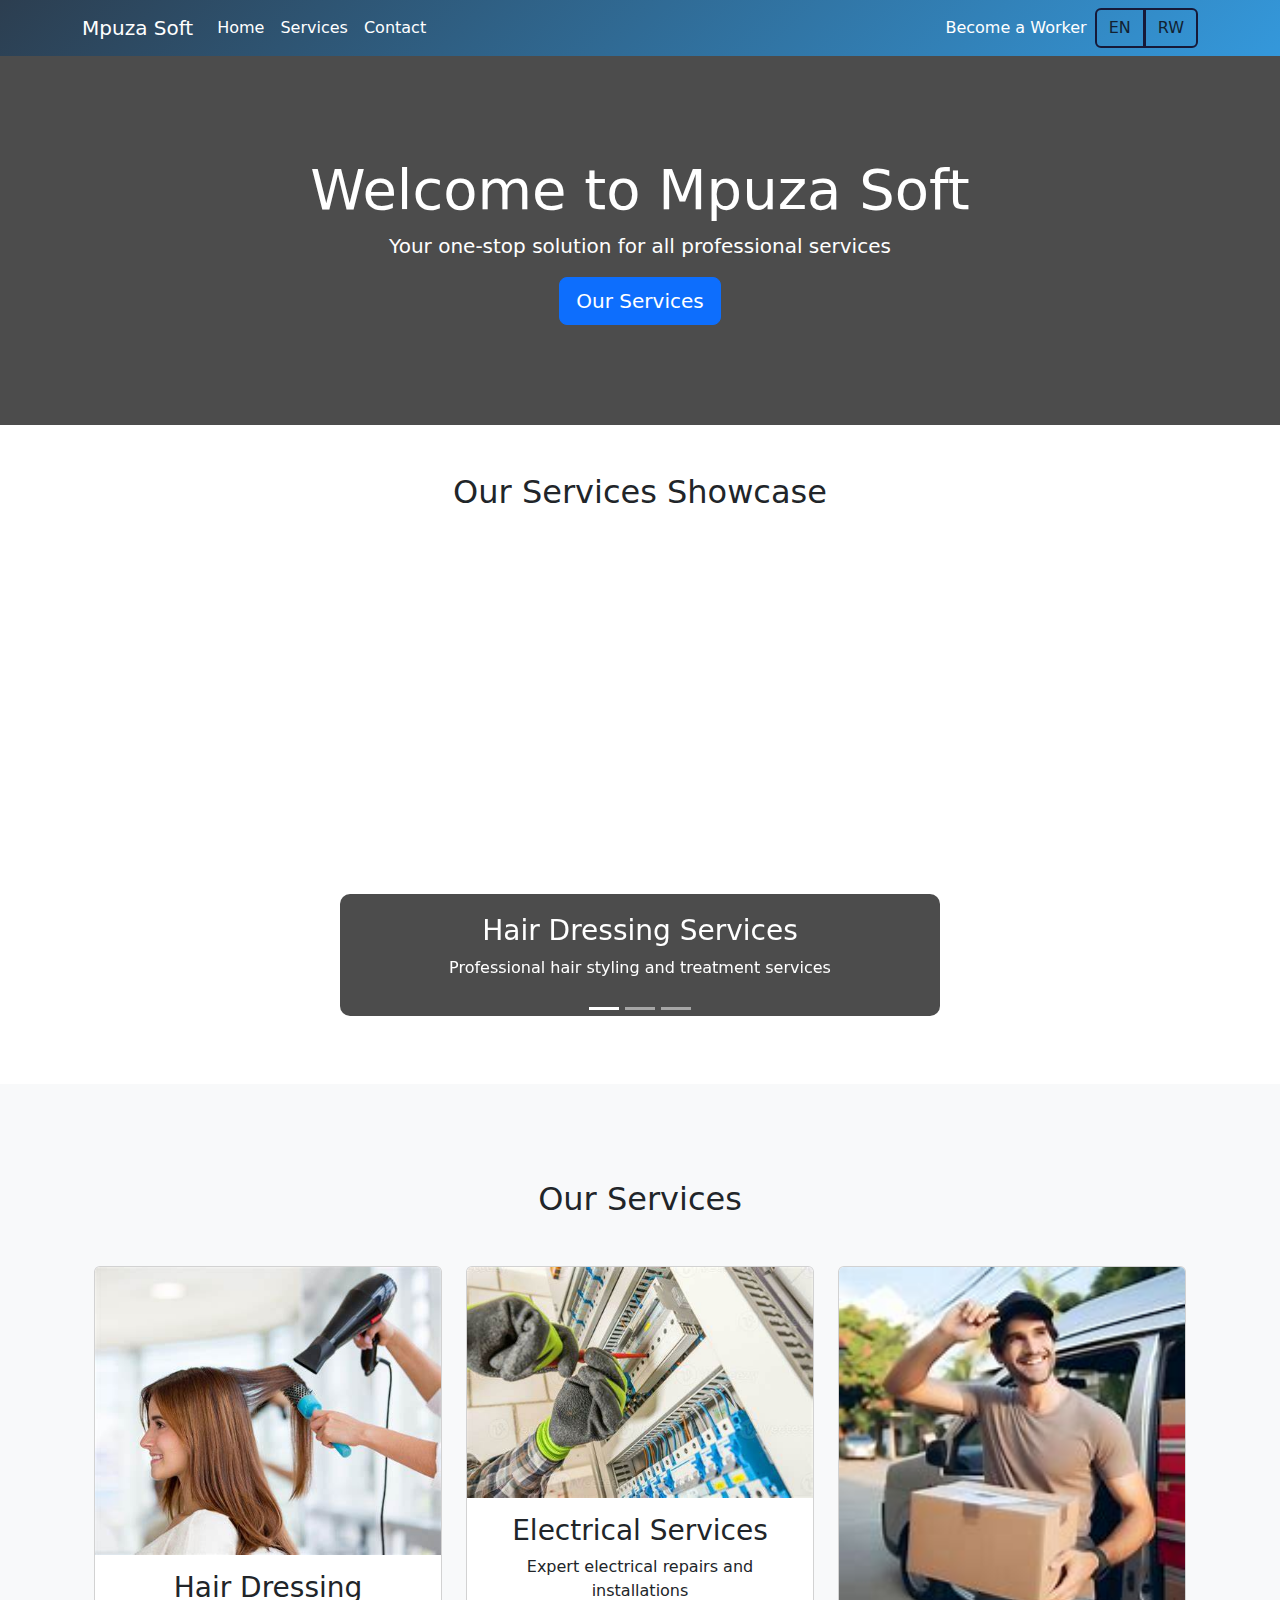
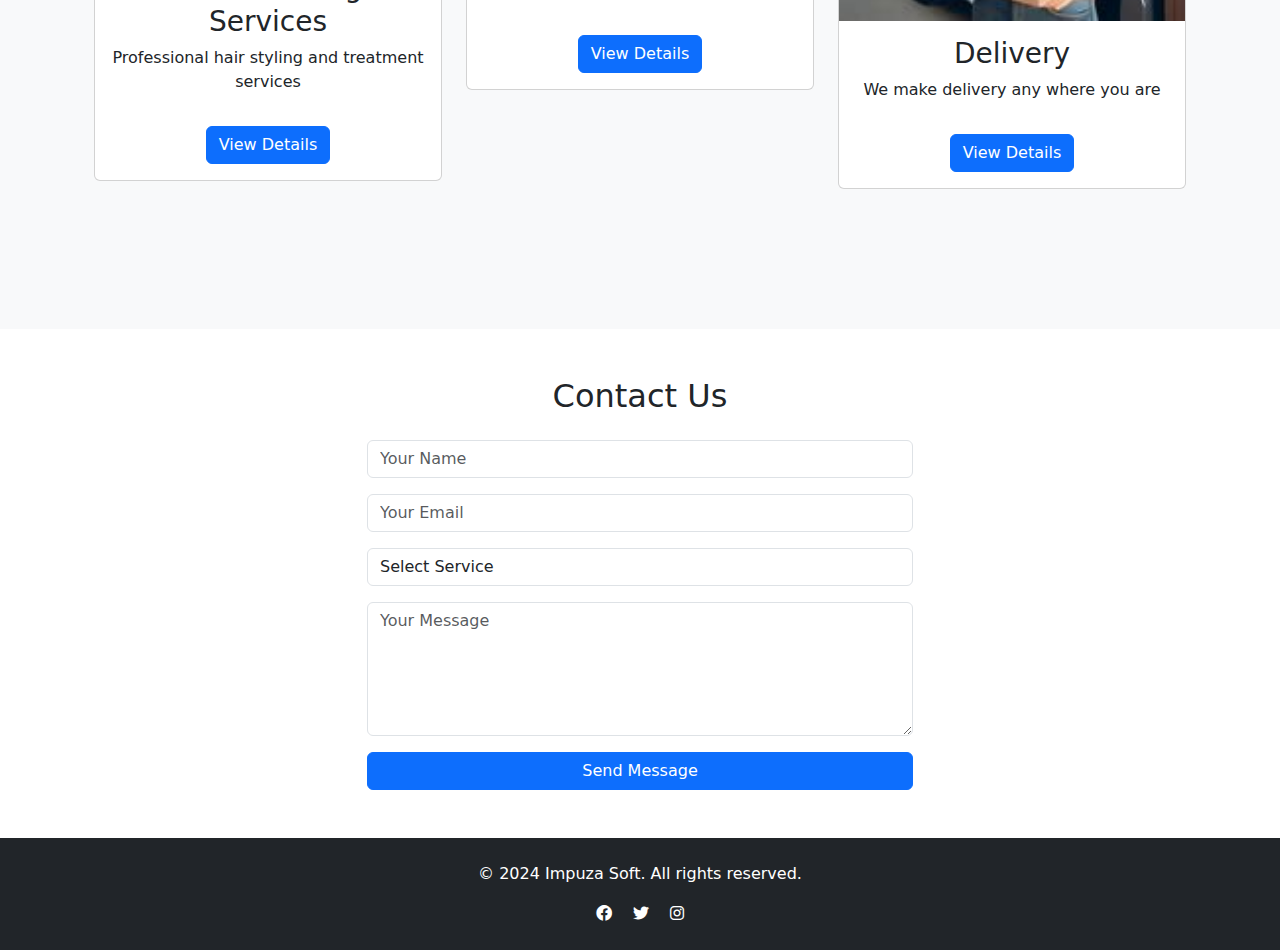
<file: index.html>
<!DOCTYPE html>
<html lang="en">
<head>
    <meta charset="UTF-8">
    <meta name="viewport" content="width=device-width, initial-scale=1.0">
    <title>Mpuza Soft - Professional Services</title>
    <link href="https://cdn.jsdelivr.net/npm/bootstrap@5.3.0/dist/css/bootstrap.min.css" rel="stylesheet">
    <link rel="stylesheet" href="https://cdnjs.cloudflare.com/ajax/libs/font-awesome/6.0.0/css/all.min.css">
    <link rel="stylesheet" href="styles.css">
</head>
<body>
    <!-- Navigation -->
    <nav class="navbar navbar-expand-lg navbar-light bg-light">
        <div class="container">
            <a class="navbar-brand" href="#" >Mpuza Soft</a>
            <button class="navbar-toggler" type="button" data-bs-toggle="collapse" data-bs-target="#navbarNav">
                <span class="navbar-toggler-icon"></span>
            </button>
            <div class="collapse navbar-collapse" id="navbarNav">
                <ul class="navbar-nav me-auto">
                    <li class="nav-item">
                        <a class="nav-link" href="#" data-i18n="home">Home</a>
                    </li>
                    <li class="nav-item">
                        <a class="nav-link" href="#services" data-i18n="services">Services</a>
                    </li>
                    <li class="nav-item">
                        <a class="nav-link" href="#contact" data-i18n="contact">Contact</a>
                    </li>
                </ul>
                <ul class="navbar-nav">
                    <li class="nav-item">
                        <a class="nav-link" href="worker-registration.html" data-i18n="become-worker">Become a Worker</a>
                    </li>
                    <li class="nav-item">
                        <div class="btn-group">
                            <button class="btn btn-outline-primary language" onclick="switchLanguage('en')">EN</button>
                            <button class="btn btn-outline-primary language" onclick="switchLanguage('rw')">RW</button>
                        </div>
                    </li>
                </ul>
            </div>
        </div>
    </nav>

    <!-- Hero Section -->
    <section class="hero-section text-center" id="home">
        <div class="container">
            <h1 class="display-4" >Welcome to Mpuza Soft</h1>
            <p class="lead" data-i18n="hero-subtitle">Your one-stop solution for all professional services</p>
            <a href="#services" class="btn btn-primary btn-lg" data-i18n="our-services">Our Services</a>
        </div>
    </section>

    <!-- Services Slideshow -->
    <section class="py-5">
        <div class="container">
            <h2 class="text-center mb-4" data-i18n="services-showcase">Our Services Showcase</h2>
            <div id="serviceCarousel" class="carousel slide" data-bs-ride="carousel">
                <div class="carousel-indicators">
                    <button type="button" data-bs-target="#serviceCarousel" data-bs-slide-to="0" class="active"></button>
                    <button type="button" data-bs-target="#serviceCarousel" data-bs-slide-to="1"></button>
                    <button type="button" data-bs-target="#serviceCarousel" data-bs-slide-to="2"></button>
                </div>
                <div class="carousel-inner">
                    <div class="carousel-item active">
                        <div class="carousel-caption">
                            
                            <h3 data-i18n="hair-dressing-title">Hair Dressing Services</h3>
                            <p data-i18n="hair-dressing-desc">Professional hair styling and treatment services</p>
                        </div>
                    </div>
                    <div class="carousel-item">
                        <div class="carousel-caption">
                            <h3 data-i18n="electrical-title">Electrical Services</h3>
                            <p data-i18n="electrical-desc">Expert electrical repairs and installations</p>
                        </div>
                    </div>
                    <div class="carousel-item">
                        <div class="carousel-caption">
                           
                            <h3 data-i18n="cooking-title">Cooking Services</h3>
                            <p data-i18n="cooking-desc">Professional cooking and catering services</p>
                        </div>
                    </div>
                </div>
                <button class="carousel-control-prev" type="button" data-bs-target="#serviceCarousel" data-bs-slide="prev">
                    <span class="carousel-control-prev-icon"></span>
                </button>
                <button class="carousel-control-next" type="button" data-bs-target="#serviceCarousel" data-bs-slide="next">
                    <span class="carousel-control-next-icon"></span>
                </button>
            </div>
        </div>
    </section>

    <!-- Services Grid -->
    <section class="py-5 bg-light" id="services">
        <div class="container">
       
            <div class="row" id="servicesGrid">
                <!-- Services Section -->
<section class="py-5 bg-light" id="services">
    <div class="container">
        <h2 class="text-center mb-5" data-i18n="our-services">Our Services</h2>
        <div class="row">
           
                <div class="col-md-4 mb-4 h-200" >
                    <div class="card service-card h-80">
                        <img src="images/hair.jpeg" class="card-img-top" alt="">
                        <div class="card-body text-center">
                          <h3> Hair Dressing Services</h3>
        <p> Professional hair styling and treatment services</p>

                          

                           

                            <a href="hair-dressing.html" class="btn btn-primary mt-3" data-i18n="view-details">View Details</a>
                        </div>
                    </div>
                </div>
            
                  <div class="col-md-4 mb-4 h-200" >
                    <div class="card service-card h-80">
                        <img src="images/electricity.jpeg" class="card-img-top" alt="">
                        <div class="card-body text-center">
                          <h3> Electrical Services
</h3>
        <p> Expert electrical repairs and installations</p>

                          

                           

                            <a href="electrical.html" class="btn btn-primary mt-3" data-i18n="view-details">View Details</a>
                        </div>
                    </div>
             
          
        </div>
           
       
             <div class="col-md-4 mb-4 h-200" >
                    <div class="card service-card h-80">
                        <img src="images/delivery.jpeg" class="card-img-top" alt="">
                        <div class="card-body text-center">
                          <h3> Delivery
</h3>
        <p> We make delivery any where you are</p>

                          

                           

                            <a href="cooking.html" class="btn btn-primary mt-3" data-i18n="view-details">View Details</a>
                        </div>
                    </div>
             
          
        </div>
          
        </div>
        


    </div>
</section>


                 
            </div>
        </div>
    </section>

    <!-- Contact Section -->
    <section class="py-5" id="contact">
        <div class="container">
            <h2 class="text-center mb-4" data-i18n="contact-us">Contact Us</h2>
            <div class="row justify-content-center">
                <div class="col-md-6">
                    <form>
                        <div class="mb-3">
                            <input type="text" class="form-control" placeholder="Your Name" data-i18n-placeholder="your-name">
                        </div>
                        <div class="mb-3">
                            <input type="email" class="form-control" placeholder="Your Email" data-i18n-placeholder="your-email">
                        </div>
                        <div class="mb-3">
                            <select class="form-control" id="serviceSelect">
                                <option data-i18n="select-service">Select Service</option>
                                <!-- Service options will be dynamically added here -->
                            </select>
                        </div>
                        <div class="mb-3">
                            <textarea class="form-control" rows="5" placeholder="Your Message" data-i18n-placeholder="your-message"></textarea>
                        </div>
                        <button type="submit" class="btn btn-primary w-100" data-i18n="send-message">Send Message</button>
                    </form>
                </div>
            </div>
        </div>
    </section>

    <!-- Footer -->
    <footer class="bg-dark text-white py-4">
        <div class="container text-center">
            <p data-i18n="copyright">&copy; 2024 Impuza Soft. All rights reserved.</p>
            <div class="social-links">
                <a href="#" class="text-white mx-2"><i class="fab fa-facebook"></i></a>
                <a href="#" class="text-white mx-2"><i class="fab fa-twitter"></i></a>
                <a href="#" class="text-white mx-2"><i class="fab fa-instagram"></i></a>
            </div>
        </div>
    </footer>

    <script src="https://cdn.jsdelivr.net/npm/bootstrap@5.3.0/dist/js/bootstrap.bundle.min.js"></script>
    <script src="translations.js"></script>
    <script src="services.js"></script>
   
</body>
</html>
</file>
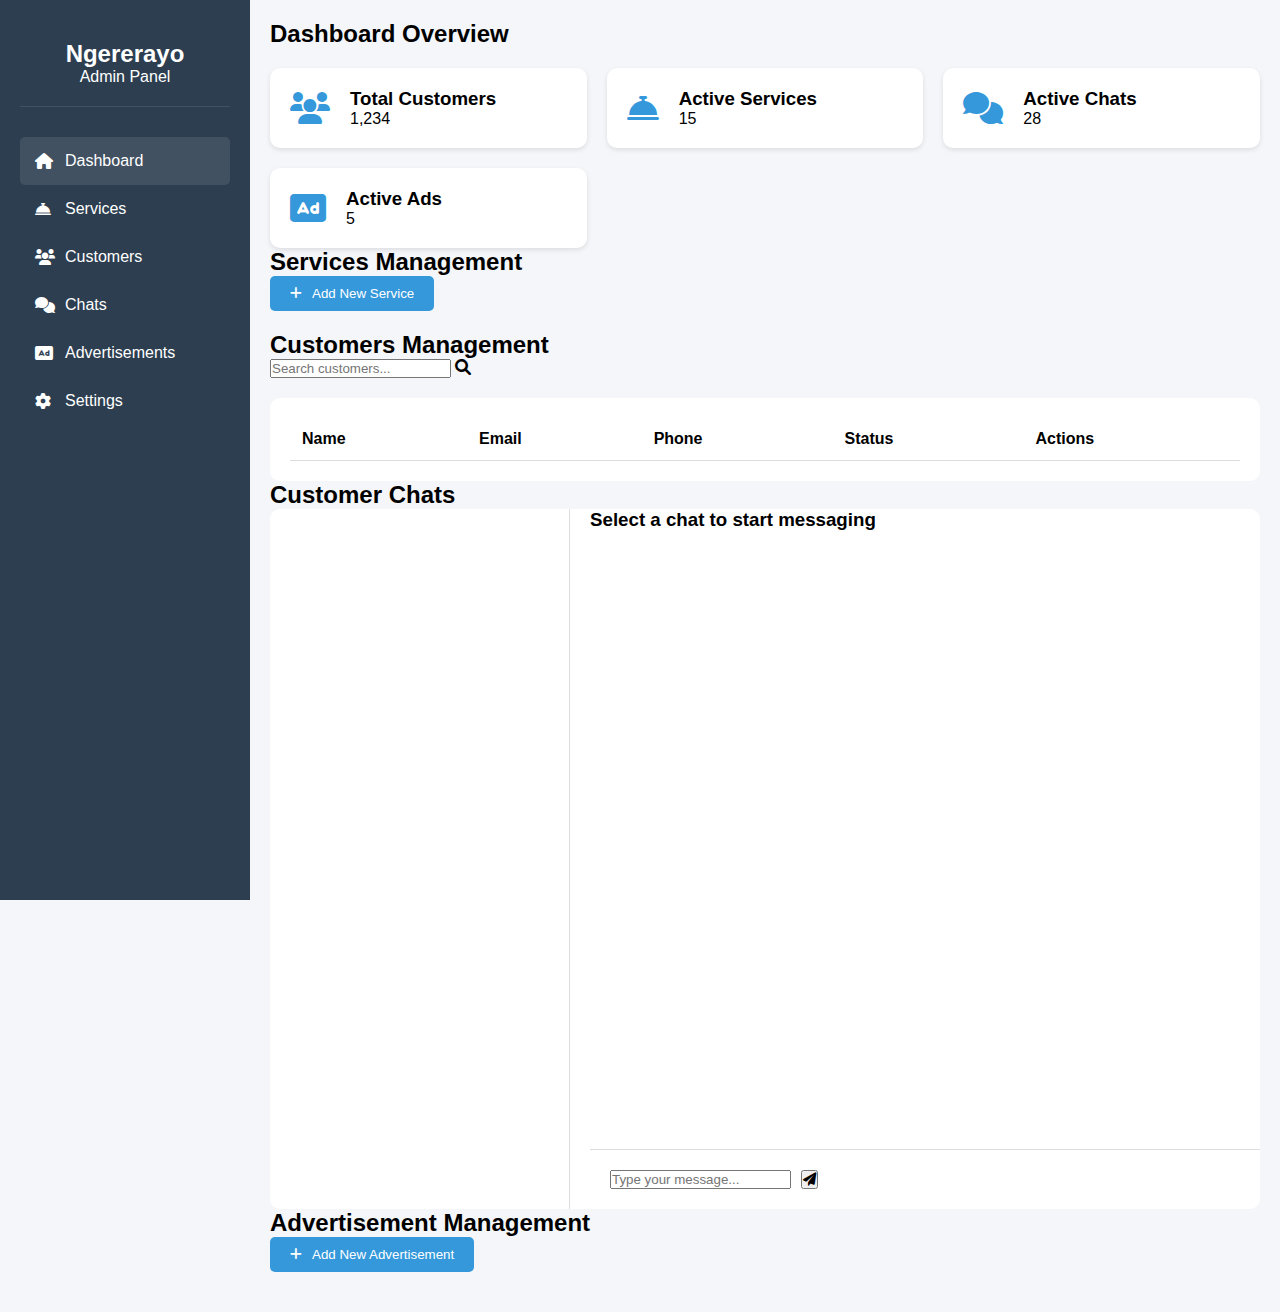
<file: admin-dashboard.html>
<!DOCTYPE html>
<html lang="en">
<head>
    <meta charset="UTF-8">
    <meta name="viewport" content="width=device-width, initial-scale=1.0">
    <title>Admin Dashboard - Ngererayo</title>
    <link rel="stylesheet" href="css/admin-dashboard.css">
    <link rel="stylesheet" href="https://cdnjs.cloudflare.com/ajax/libs/font-awesome/6.0.0/css/all.min.css">
</head>
<body>
    <div class="dashboard-container">
        <!-- Sidebar Navigation -->
        <nav class="sidebar">
            <div class="logo">
                <h2>Ngererayo</h2>
                <p>Admin Panel</p>
            </div>
            <ul class="nav-links">
                <li class="active" data-tab="dashboard">
                    <i class="fas fa-home"></i>
                    <span>Dashboard</span>
                </li>
                <li data-tab="services">
                    <i class="fas fa-concierge-bell"></i>
                    <span>Services</span>
                </li>
                <li data-tab="customers">
                    <i class="fas fa-users"></i>
                    <span>Customers</span>
                </li>
                <li data-tab="chats">
                    <i class="fas fa-comments"></i>
                    <span>Chats</span>
                </li>
                <li data-tab="advertisements">
                    <i class="fas fa-ad"></i>
                    <span>Advertisements</span>
                </li>
                <li data-tab="settings">
                    <i class="fas fa-cog"></i>
                    <span>Settings</span>
                </li>
            </ul>
        </nav>

        <!-- Main Content Area -->
        <main class="main-content">
            <!-- Dashboard Overview -->
            <section id="dashboard" class="tab-content active">
                <h2>Dashboard Overview</h2>
                <div class="stats-grid">
                    <div class="stat-card">
                        <i class="fas fa-users"></i>
                        <div class="stat-info">
                            <h3>Total Customers</h3>
                            <p>1,234</p>
                        </div>
                    </div>
                    <div class="stat-card">
                        <i class="fas fa-concierge-bell"></i>
                        <div class="stat-info">
                            <h3>Active Services</h3>
                            <p>15</p>
                        </div>
                    </div>
                    <div class="stat-card">
                        <i class="fas fa-comments"></i>
                        <div class="stat-info">
                            <h3>Active Chats</h3>
                            <p>28</p>
                        </div>
                    </div>
                    <div class="stat-card">
                        <i class="fas fa-ad"></i>
                        <div class="stat-info">
                            <h3>Active Ads</h3>
                            <p>5</p>
                        </div>
                    </div>
                </div>
            </section>

            <!-- Services Management -->
            <section id="services" class="tab-content">
                <h2>Services Management</h2>
                <button class="add-new-btn" onclick="showAddServiceModal()">
                    <i class="fas fa-plus"></i> Add New Service
                </button>
                <div class="services-grid">
                    <!-- Service cards will be dynamically added here -->
                </div>
            </section>

            <!-- Customers Management -->
            <section id="customers" class="tab-content">
                <h2>Customers Management</h2>
                <div class="search-bar">
                    <input type="text" placeholder="Search customers...">
                    <i class="fas fa-search"></i>
                </div>
                <div class="customers-table">
                    <table>
                        <thead>
                            <tr>
                                <th>Name</th>
                                <th>Email</th>
                                <th>Phone</th>
                                <th>Status</th>
                                <th>Actions</th>
                            </tr>
                        </thead>
                        <tbody>
                            <!-- Customer rows will be dynamically added here -->
                        </tbody>
                    </table>
                </div>
            </section>

            <!-- Chat Management -->
            <section id="chats" class="tab-content">
                <h2>Customer Chats</h2>
                <div class="chat-container">
                    <div class="chat-list">
                        <!-- Chat list will be dynamically added here -->
                    </div>
                    <div class="chat-window">
                        <div class="chat-header">
                            <h3>Select a chat to start messaging</h3>
                        </div>
                        <div class="chat-messages">
                            <!-- Messages will be dynamically added here -->
                        </div>
                        <div class="chat-input">
                            <input type="text" placeholder="Type your message...">
                            <button><i class="fas fa-paper-plane"></i></button>
                        </div>
                    </div>
                </div>
            </section>

            <!-- Advertisement Management -->
            <section id="advertisements" class="tab-content">
                <h2>Advertisement Management</h2>
                <button class="add-new-btn" onclick="showAddAdModal()">
                    <i class="fas fa-plus"></i> Add New Advertisement
                </button>
                <div class="ads-grid">
                    <!-- Advertisement cards will be dynamically added here -->
                </div>
            </section>
        </main>
    </div>

    <!-- Add Service Modal -->
    <div id="addServiceModal" class="modal">
        <div class="modal-content">
            <span class="close">&times;</span>
            <h2>Add New Service</h2>
            <form id="addServiceForm">
                <div class="form-group">
                    <label for="serviceName">Service Name</label>
                    <input type="text" id="serviceName" required>
                </div>
                <div class="form-group">
                    <label for="serviceDescription">Description</label>
                    <textarea id="serviceDescription" required></textarea>
                </div>
                <div class="form-group">
                    <label for="servicePrice">Price</label>
                    <input type="number" id="servicePrice" required>
                </div>
                <div class="form-group">
                    <label for="serviceImage">Service Image</label>
                    <input type="file" id="serviceImage" accept="image/*" required>
                </div>
                <button type="submit">Add Service</button>
            </form>
        </div>
    </div>

    <!-- Add Advertisement Modal -->
    <div id="addAdModal" class="modal">
        <div class="modal-content">
            <span class="close">&times;</span>
            <h2>Add New Advertisement</h2>
            <form id="addAdForm">
                <div class="form-group">
                    <label for="adTitle">Title</label>
                    <input type="text" id="adTitle" required>
                </div>
                <div class="form-group">
                    <label for="adDescription">Description</label>
                    <textarea id="adDescription" required></textarea>
                </div>
                <div class="form-group">
                    <label for="adImage">Image</label>
                    <input type="file" id="adImage" accept="image/*" required>
                </div>
                <div class="form-group">
                    <label for="adDuration">Duration (seconds)</label>
                    <input type="number" id="adDuration" min="5" max="60" value="10" required>
                </div>
                <button type="submit">Add Advertisement</button>
            </form>
        </div>
    </div>

    <script src="js/admin-dashboard.js"></script>
</body>
</html>
</file>
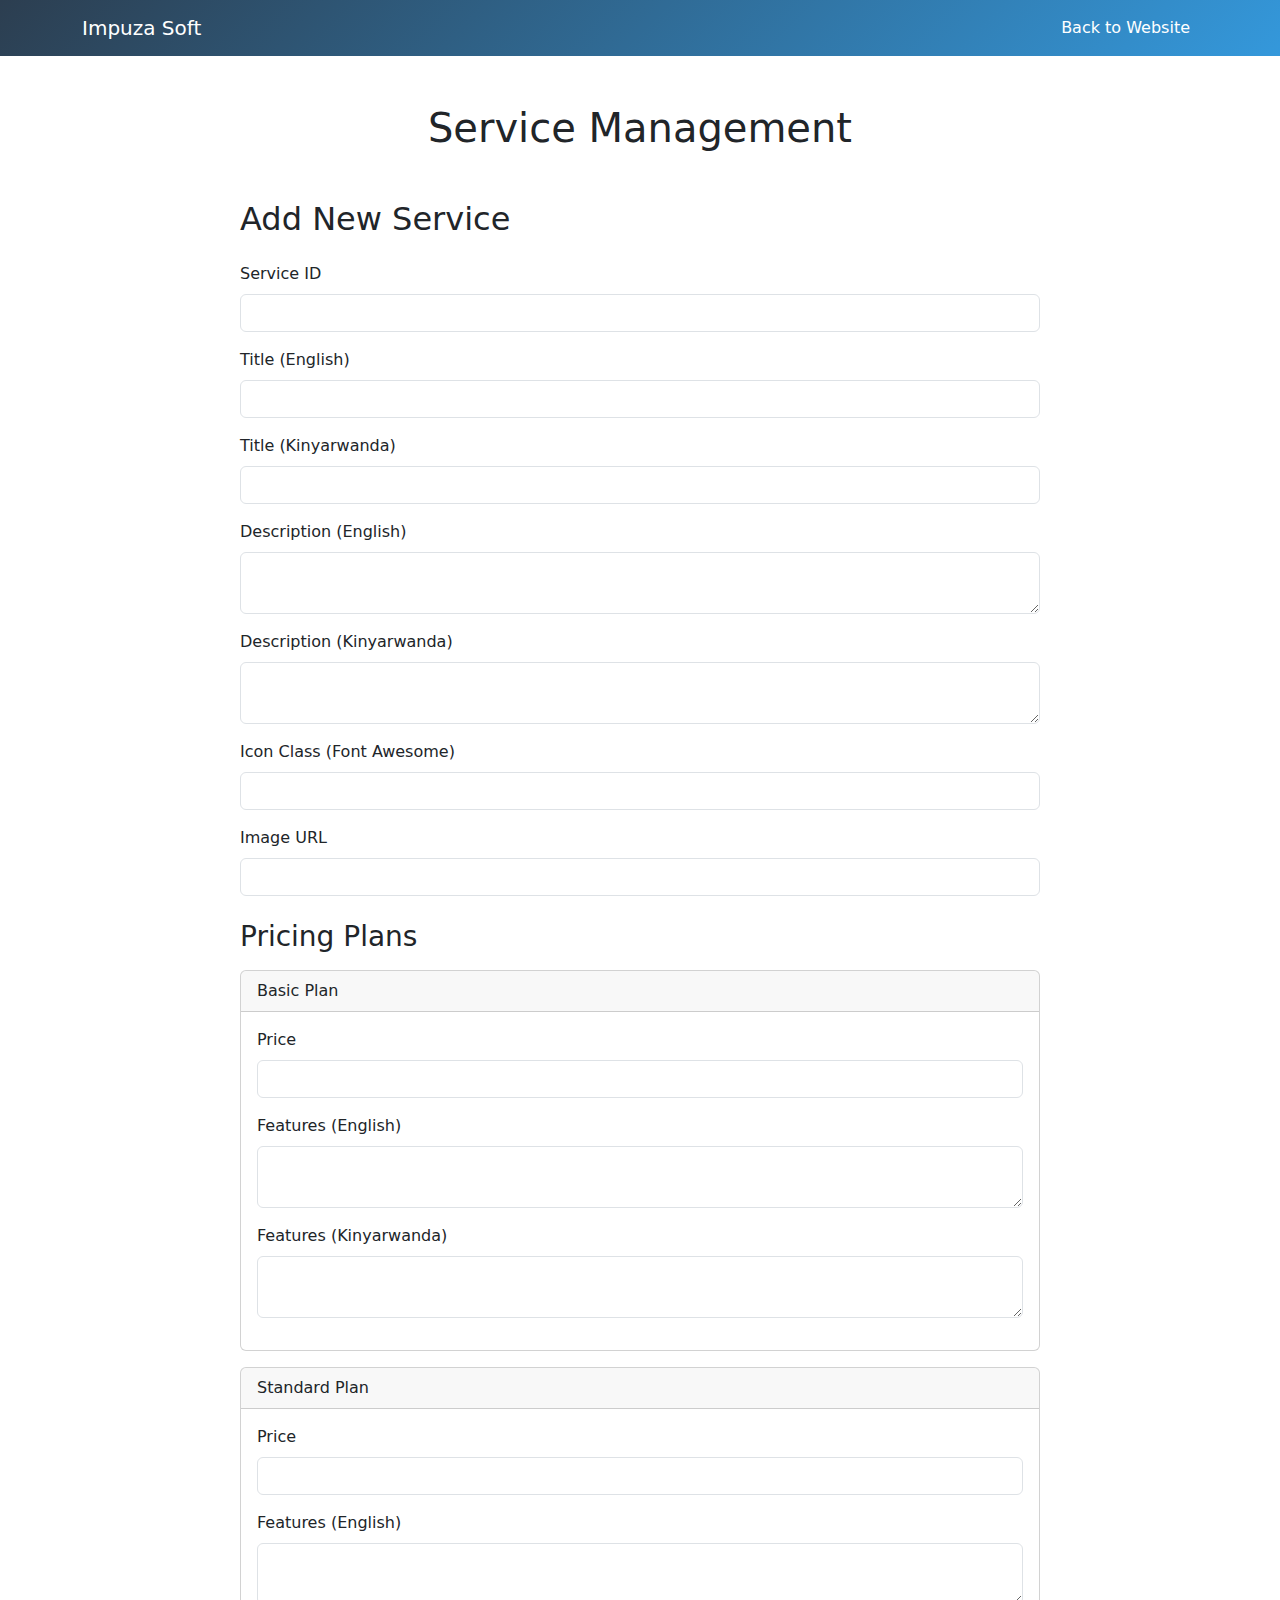
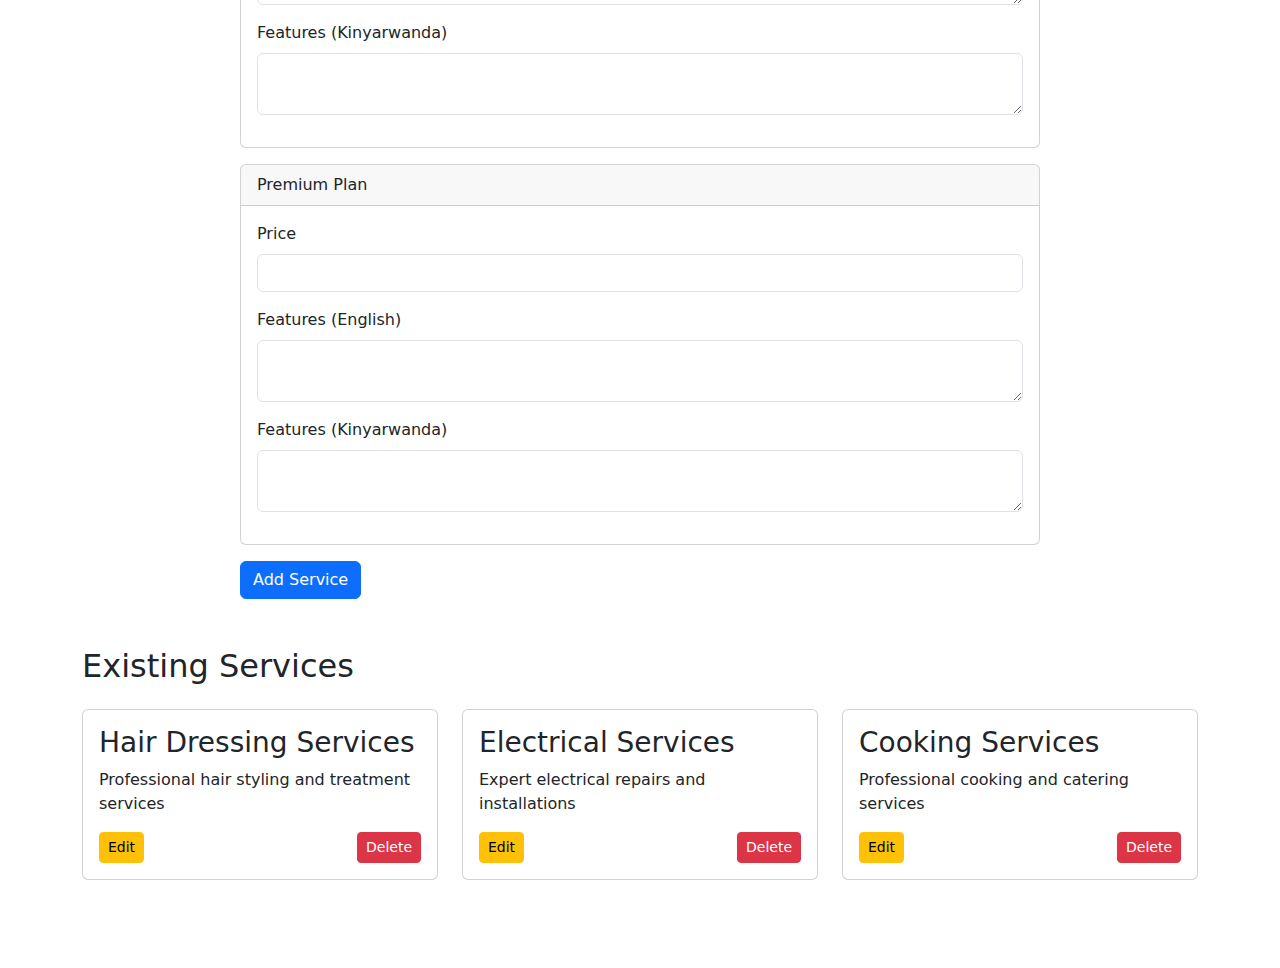
<file: admin.html>
<!DOCTYPE html>
<html lang="en">
<head>
    <meta charset="UTF-8">
    <meta name="viewport" content="width=device-width, initial-scale=1.0">
    <title>Admin Panel - Impuza Soft</title>
    <link href="https://cdn.jsdelivr.net/npm/bootstrap@5.3.0/dist/css/bootstrap.min.css" rel="stylesheet">
    <link rel="stylesheet" href="https://cdnjs.cloudflare.com/ajax/libs/font-awesome/6.0.0/css/all.min.css">
    <link rel="stylesheet" href="styles.css">
    <style>
        .service-form {
            max-width: 800px;
            margin: 0 auto;
        }
        .feature-list {
            margin-bottom: 1rem;
        }
        .service-card {
            margin-bottom: 1rem;
        }
    </style>
</head>
<body>
    <!-- Navigation -->
    <nav class="navbar navbar-expand-lg">
        <div class="container">
            <a class="navbar-brand" href="index.html" data-i18n="brand">Impuza Soft</a>
            <button class="navbar-toggler" type="button" data-bs-toggle="collapse" data-bs-target="#navbarNav">
                <span class="navbar-toggler-icon"></span>
            </button>
            <div class="collapse navbar-collapse" id="navbarNav">
                <ul class="navbar-nav ms-auto">
                    <li class="nav-item"><a class="nav-link" href="index.html">Back to Website</a></li>
                </ul>
            </div>
        </div>
    </nav>

    <!-- Admin Panel -->
    <div class="container py-5">
        <h1 class="text-center mb-5">Service Management</h1>

        <!-- Add New Service Form -->
        <div class="service-form mb-5">
            <h2 class="mb-4">Add New Service</h2>
            <form id="serviceForm">
                <div class="mb-3">
                    <label class="form-label">Service ID</label>
                    <input type="text" class="form-control" id="serviceId" required>
                </div>
                <div class="mb-3">
                    <label class="form-label">Title (English)</label>
                    <input type="text" class="form-control" id="titleEn" required>
                </div>
                <div class="mb-3">
                    <label class="form-label">Title (Kinyarwanda)</label>
                    <input type="text" class="form-control" id="titleRw" required>
                </div>
                <div class="mb-3">
                    <label class="form-label">Description (English)</label>
                    <textarea class="form-control" id="descEn" required></textarea>
                </div>
                <div class="mb-3">
                    <label class="form-label">Description (Kinyarwanda)</label>
                    <textarea class="form-control" id="descRw" required></textarea>
                </div>
                <div class="mb-3">
                    <label class="form-label">Icon Class (Font Awesome)</label>
                    <input type="text" class="form-control" id="icon" required>
                </div>
                <div class="mb-3">
                    <label class="form-label">Image URL</label>
                    <input type="text" class="form-control" id="image" required>
                </div>

                <!-- Pricing Plans -->
                <h3 class="mt-4 mb-3">Pricing Plans</h3>
                
                <!-- Basic Plan -->
                <div class="card mb-3">
                    <div class="card-header">Basic Plan</div>
                    <div class="card-body">
                        <div class="mb-3">
                            <label class="form-label">Price</label>
                            <input type="text" class="form-control" id="basicPrice" required>
                        </div>
                        <div class="mb-3">
                            <label class="form-label">Features (English)</label>
                            <textarea class="form-control" id="basicFeaturesEn" required></textarea>
                        </div>
                        <div class="mb-3">
                            <label class="form-label">Features (Kinyarwanda)</label>
                            <textarea class="form-control" id="basicFeaturesRw" required></textarea>
                        </div>
                    </div>
                </div>

                <!-- Standard Plan -->
                <div class="card mb-3">
                    <div class="card-header">Standard Plan</div>
                    <div class="card-body">
                        <div class="mb-3">
                            <label class="form-label">Price</label>
                            <input type="text" class="form-control" id="standardPrice" required>
                        </div>
                        <div class="mb-3">
                            <label class="form-label">Features (English)</label>
                            <textarea class="form-control" id="standardFeaturesEn" required></textarea>
                        </div>
                        <div class="mb-3">
                            <label class="form-label">Features (Kinyarwanda)</label>
                            <textarea class="form-control" id="standardFeaturesRw" required></textarea>
                        </div>
                    </div>
                </div>

                <!-- Premium Plan -->
                <div class="card mb-3">
                    <div class="card-header">Premium Plan</div>
                    <div class="card-body">
                        <div class="mb-3">
                            <label class="form-label">Price</label>
                            <input type="text" class="form-control" id="premiumPrice" required>
                        </div>
                        <div class="mb-3">
                            <label class="form-label">Features (English)</label>
                            <textarea class="form-control" id="premiumFeaturesEn" required></textarea>
                        </div>
                        <div class="mb-3">
                            <label class="form-label">Features (Kinyarwanda)</label>
                            <textarea class="form-control" id="premiumFeaturesRw" required></textarea>
                        </div>
                    </div>
                </div>

                <button type="submit" class="btn btn-primary">Add Service</button>
            </form>
        </div>

        <!-- Existing Services -->
        <div class="existing-services">
            <h2 class="mb-4">Existing Services</h2>
            <div id="servicesList" class="row">
                <!-- Services will be dynamically added here -->
            </div>
        </div>
    </div>

    <script src="https://cdn.jsdelivr.net/npm/bootstrap@5.3.0/dist/js/bootstrap.bundle.min.js"></script>
    <script src="services.js"></script>
    <script>
        // Handle form submission
        document.getElementById('serviceForm').addEventListener('submit', function(e) {
            e.preventDefault();
            
            const service = {
                id: document.getElementById('serviceId').value,
                title: {
                    en: document.getElementById('titleEn').value,
                    rw: document.getElementById('titleRw').value
                },
                description: {
                    en: document.getElementById('descEn').value,
                    rw: document.getElementById('descRw').value
                },
                icon: document.getElementById('icon').value,
                image: document.getElementById('image').value,
                pricingPlans: {
                    basic: {
                        price: document.getElementById('basicPrice').value,
                        features: {
                            en: document.getElementById('basicFeaturesEn').value.split('\n'),
                            rw: document.getElementById('basicFeaturesRw').value.split('\n')
                        }
                    },
                    standard: {
                        price: document.getElementById('standardPrice').value,
                        features: {
                            en: document.getElementById('standardFeaturesEn').value.split('\n'),
                            rw: document.getElementById('standardFeaturesRw').value.split('\n')
                        }
                    },
                    premium: {
                        price: document.getElementById('premiumPrice').value,
                        features: {
                            en: document.getElementById('premiumFeaturesEn').value.split('\n'),
                            rw: document.getElementById('premiumFeaturesRw').value.split('\n')
                        }
                    }
                }
            };

            serviceManager.addService(service);
            this.reset();
            displayServices();
        });

        // Display existing services
        function displayServices() {
            const servicesList = document.getElementById('servicesList');
            servicesList.innerHTML = '';

            serviceManager.getAllServices().forEach(service => {
                const serviceCard = document.createElement('div');
                serviceCard.className = 'col-md-4 mb-4';
                serviceCard.innerHTML = `
                    <div class="card service-card">
                        <div class="card-body">
                            <h3 class="card-title">${service.title.en}</h3>
                            <p class="card-text">${service.description.en}</p>
                            <div class="d-flex justify-content-between">
                                <button class="btn btn-warning btn-sm" onclick="editService('${service.id}')">Edit</button>
                                <button class="btn btn-danger btn-sm" onclick="deleteService('${service.id}')">Delete</button>
                            </div>
                        </div>
                    </div>
                `;
                servicesList.appendChild(serviceCard);
            });
        }

        // Delete service
        function deleteService(id) {
            if (confirm('Are you sure you want to delete this service?')) {
                serviceManager.deleteService(id);
                displayServices();
            }
        }

        // Edit service
        function editService(id) {
            const service = serviceManager.getServiceById(id);
            if (service) {
                document.getElementById('serviceId').value = service.id;
                document.getElementById('titleEn').value = service.title.en;
                document.getElementById('titleRw').value = service.title.rw;
                document.getElementById('descEn').value = service.description.en;
                document.getElementById('descRw').value = service.description.rw;
                document.getElementById('icon').value = service.icon;
                document.getElementById('image').value = service.image;
                document.getElementById('basicPrice').value = service.pricingPlans.basic.price;
                document.getElementById('basicFeaturesEn').value = service.pricingPlans.basic.features.en.join('\n');
                document.getElementById('basicFeaturesRw').value = service.pricingPlans.basic.features.rw.join('\n');
                document.getElementById('standardPrice').value = service.pricingPlans.standard.price;
                document.getElementById('standardFeaturesEn').value = service.pricingPlans.standard.features.en.join('\n');
                document.getElementById('standardFeaturesRw').value = service.pricingPlans.standard.features.rw.join('\n');
                document.getElementById('premiumPrice').value = service.pricingPlans.premium.price;
                document.getElementById('premiumFeaturesEn').value = service.pricingPlans.premium.features.en.join('\n');
                document.getElementById('premiumFeaturesRw').value = service.pricingPlans.premium.features.rw.join('\n');
            }
        }

        // Initial display of services
        displayServices();
    </script>
</body>
</html>
</file>
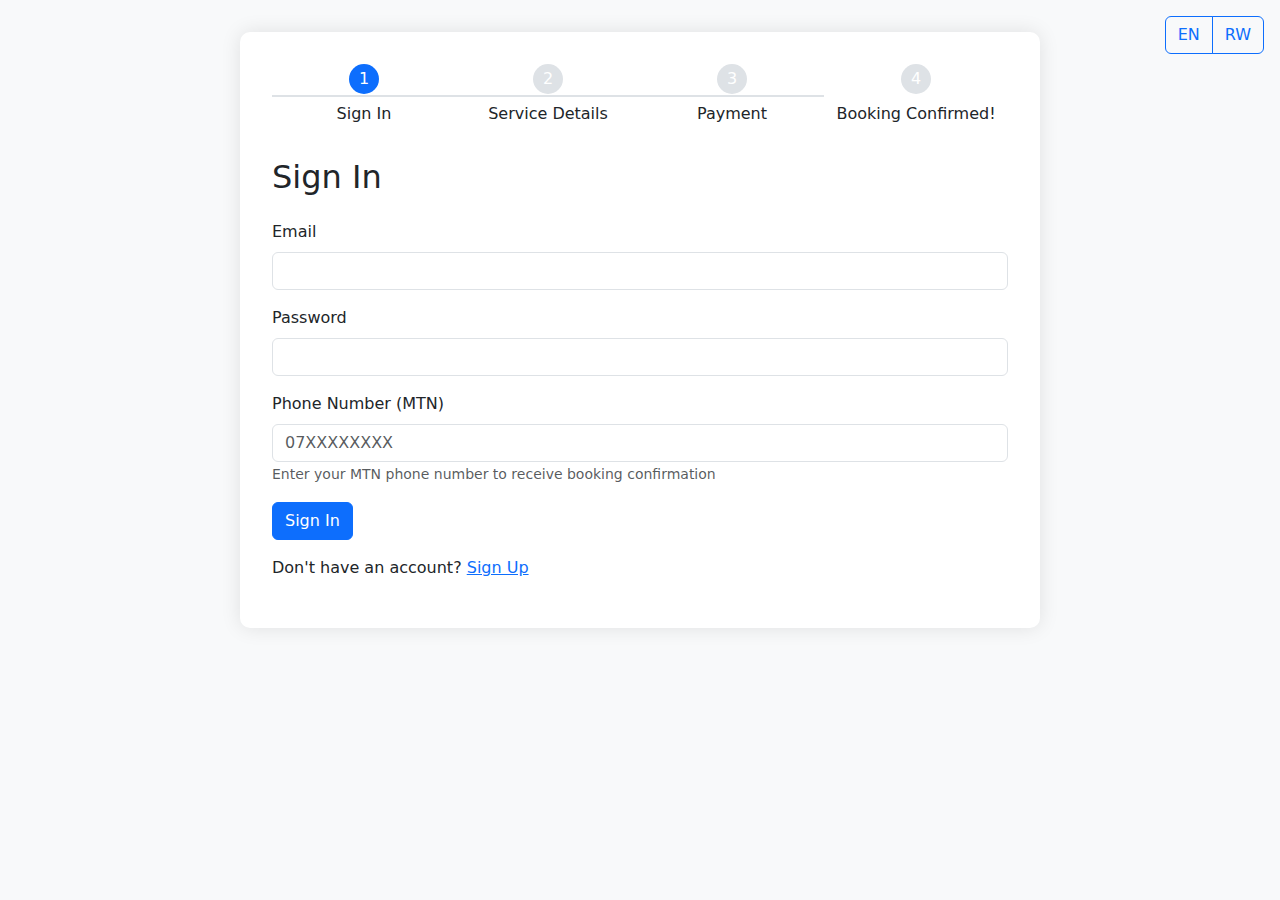
<file: booking.html>
<!DOCTYPE html>
<html lang="en">
<head>
    <meta charset="UTF-8">
    <meta name="viewport" content="width=device-width, initial-scale=1.0">
    <title data-i18n="book-service">Book Service - Impuza Soft</title>
    <link href="https://cdn.jsdelivr.net/npm/bootstrap@5.3.0/dist/css/bootstrap.min.css" rel="stylesheet">
    <link rel="stylesheet" href="https://cdnjs.cloudflare.com/ajax/libs/font-awesome/6.0.0/css/all.min.css">
    <style>
        .booking-container {
            max-width: 800px;
            margin: 2rem auto;
            padding: 2rem;
            background: white;
            border-radius: 10px;
            box-shadow: 0 0 20px rgba(0,0,0,0.1);
        }
        .step {
            display: none;
        }
        .step.active {
            display: block;
        }
        .step-indicator {
            display: flex;
            justify-content: space-between;
            margin-bottom: 2rem;
        }
        .step-item {
            text-align: center;
            flex: 1;
            position: relative;
        }
        .step-item:not(:last-child):after {
            content: '';
            position: absolute;
            top: 50%;
            right: 0;
            width: 100%;
            height: 2px;
            background: #dee2e6;
            z-index: 1;
        }
        .step-number {
            width: 30px;
            height: 30px;
            border-radius: 50%;
            background: #dee2e6;
            color: white;
            display: flex;
            align-items: center;
            justify-content: center;
            margin: 0 auto 0.5rem;
            position: relative;
            z-index: 2;
        }
        .step-item.active .step-number {
            background: #0d6efd;
        }
        .step-item.completed .step-number {
            background: #198754;
        }
        .language-switcher {
            position: absolute;
            top: 1rem;
            right: 1rem;
        }
    </style>
</head>
<body class="bg-light">
    <div class="language-switcher">
        <div class="btn-group">
            <button class="btn btn-outline-primary" onclick="switchLanguage('en')">EN</button>
            <button class="btn btn-outline-primary" onclick="switchLanguage('rw')">RW</button>
        </div>
    </div>

    <div class="booking-container">
        <!-- Step Indicator -->
        <div class="step-indicator">
            <div class="step-item active" data-step="1">
                <div class="step-number">1</div>
                <div class="step-title" data-i18n="sign-in">Sign In</div>
            </div>
            <div class="step-item" data-step="2">
                <div class="step-number">2</div>
                <div class="step-title" data-i18n="service-details">Service Details</div>
            </div>
            <div class="step-item" data-step="3">
                <div class="step-number">3</div>
                <div class="step-title" data-i18n="payment">Payment</div>
            </div>
            <div class="step-item" data-step="4">
                <div class="step-number">4</div>
                <div class="step-title" data-i18n="booking-confirmed">Confirmation</div>
            </div>
        </div>

        <!-- Step 1: Sign In -->
        <div class="step active" id="step1">
            <h2 class="mb-4" data-i18n="sign-in">Sign In</h2>
            <form id="signInForm">
                <div class="mb-3">
                    <label class="form-label" data-i18n="email">Email</label>
                    <input type="email" class="form-control" required>
                </div>
                <div class="mb-3">
                    <label class="form-label" data-i18n="password">Password</label>
                    <input type="password" class="form-control" required>
                </div>
                <div class="mb-3">
                    <label class="form-label" data-i18n="phone-number">Phone Number (MTN)</label>
                    <input type="tel" class="form-control" id="clientPhone" pattern="^07[238]\d{7}$" placeholder="07XXXXXXXX" required>
                    <small class="form-text text-muted" data-i18n="phone-help">Enter your MTN phone number to receive booking confirmation</small>
                </div>
                <button type="submit" class="btn btn-primary" data-i18n="sign-in-button">Sign In</button>
                <p class="mt-3">
                    <span data-i18n="no-account">Don't have an account?</span>
                    <a href="#" onclick="showSignUp()" data-i18n="sign-up">Sign Up</a>
                </p>
            </form>
        </div>

        <!-- Step 2: Service Details -->
        <div class="step" id="step2">
            <h2 class="mb-4" data-i18n="service-details">Service Details</h2>
            <form id="serviceForm">
                <div class="mb-3">
                    <label class="form-label" data-i18n="select-service">Select Service</label>
                    <select class="form-control" id="serviceSelect" required>
                        <!-- Services will be populated dynamically -->
                    </select>
                </div>
                <div class="mb-3">
                    <label class="form-label" data-i18n="date">Date</label>
                    <input type="date" class="form-control" required>
                </div>
                <div class="mb-3">
                    <label class="form-label" data-i18n="time">Time</label>
                    <input type="time" class="form-control" required>
                </div>
                <button type="submit" class="btn btn-primary" data-i18n="continue-payment">Continue to Payment</button>
            </form>
        </div>

        <!-- Step 3: Payment -->
        <div class="step" id="step3">
            <h2 class="mb-4" data-i18n="payment">Payment</h2>
            <div class="card mb-4">
                <div class="card-body">
                    <h5 class="card-title" data-i18n="order-summary">Order Summary</h5>
                    <div id="orderSummary">
                        <!-- Order details will be populated dynamically -->
                    </div>
                    <hr>
                    <div class="d-flex justify-content-between">
                        <h6 data-i18n="total-amount">Total Amount:</h6>
                        <h6 id="totalAmount">50 FRW</h6>
                    </div>
                </div>
            </div>
            
            <div class="card">
                <div class="card-body">
                    <h5 class="card-title" data-i18n="mtn-payment">MTN Mobile Money Payment</h5>
                    <div class="alert alert-info">
                        <i class="fas fa-info-circle"></i> <span data-i18n="payment-steps">Follow these steps to complete your payment:</span>
                    </div>
                    <ol class="mb-4">
                        <li><span data-i18n="dial-code">Dial</span> <strong>*182*8*1#</strong></li>
                        <li><span data-i18n="enter-amount">Enter the amount</span>: <strong>50 FRW</strong></li>
                        <li><span data-i18n="enter-merchant">Enter the merchant number</span>: <strong>0798699601</strong></li>
                        <li><span data-i18n="enter-pin">Enter your PIN to confirm</span></li>
                    </ol>
                    <div class="mb-3">
                        <label class="form-label" data-i18n="transaction-id">Transaction ID</label>
                        <input type="text" class="form-control" id="transactionId" placeholder="Enter the transaction ID you received" required>
                        <small class="form-text text-muted" data-i18n="transaction-help">You will receive a transaction ID after successful payment</small>
                    </div>
                    <button class="btn btn-primary" onclick="verifyPayment()" data-i18n="verify-payment">Verify Payment</button>
                </div>
            </div>
        </div>

        <!-- Step 4: Confirmation -->
        <div class="step" id="step4">
            <div class="text-center">
                <i class="fas fa-check-circle text-success fa-4x mb-3"></i>
                <h2 class="mb-4" data-i18n="booking-confirmed">Booking Confirmed!</h2>
                <p class="mb-4" data-i18n="booking-message">Your booking has been confirmed. You will receive an SMS confirmation shortly.</p>
                <div id="bookingDetails" class="mb-4">
                    <!-- Booking details will be populated dynamically -->
                </div>
                <a href="index.html" class="btn btn-primary" data-i18n="return-home">Return to Home</a>
            </div>
        </div>
    </div>

    <script src="https://cdn.jsdelivr.net/npm/bootstrap@5.3.0/dist/js/bootstrap.bundle.min.js"></script>
    <script src="services.js"></script>
    <script src="models.js"></script>
    <script src="payment.js"></script>
    <script src="translations.js"></script>
    <script>
        let currentStep = 1;
        let selectedService = null;
        let bookingDetails = null;
        let clientPhone = null;
        const DEFAULT_AMOUNT = 50; // Default amount in FRW

        // Initialize the page
        document.addEventListener('DOMContentLoaded', () => {
            populateServices();
            setupFormHandlers();
        });

        // Populate services dropdown
        function populateServices() {
            const serviceSelect = document.getElementById('serviceSelect');
            const services = serviceManager.getAllServices();
            
            services.forEach(service => {
                const option = document.createElement('option');
                option.value = service.id;
                option.textContent = service.title.en;
                serviceSelect.appendChild(option);
            });
        }

        // Setup form handlers
        function setupFormHandlers() {
            // Sign In Form
            document.getElementById('signInForm').addEventListener('submit', function(e) {
                e.preventDefault();
                const phoneInput = document.getElementById('clientPhone');
                if (!phoneInput.checkValidity()) {
                    alert('Please enter a valid MTN phone number (starting with 07)');
                    return;
                }
                clientPhone = phoneInput.value;
                // Here you would typically validate credentials
                // For demo, we'll just proceed to next step
                goToStep(2);
            });

            // Service Form
            document.getElementById('serviceForm').addEventListener('submit', function(e) {
                e.preventDefault();
                const formData = new FormData(this);
                
                selectedService = serviceManager.getServiceById(formData.get('service'));
                
                bookingDetails = {
                    service: selectedService,
                    date: formData.get('date'),
                    time: formData.get('time')
                };

                updateOrderSummary();
                goToStep(3);
            });

            // Service selection change
            document.getElementById('serviceSelect').addEventListener('change', function() {
                const service = serviceManager.getServiceById(this.value);
                if (service) {
                    selectedService = service;
                    updateOrderSummary();
                }
            });
        }

        // Update order summary
        function updateOrderSummary() {
            const summary = document.getElementById('orderSummary');
            const total = document.getElementById('totalAmount');
            
            if (selectedService) {
                summary.innerHTML = `
                    <div class="d-flex justify-content-between mb-2">
                        <span data-i18n="service">Service:</span>
                        <span>${selectedService.title[document.documentElement.lang]}</span>
                    </div>
                    <div class="d-flex justify-content-between mb-2">
                        <span data-i18n="date">Date:</span>
                        <span>${bookingDetails.date}</span>
                    </div>
                    <div class="d-flex justify-content-between mb-2">
                        <span data-i18n="time">Time:</span>
                        <span>${bookingDetails.time}</span>
                    </div>
                `;
                
                total.textContent = `${DEFAULT_AMOUNT} FRW`;
            }
        }

        // Verify payment
        async function verifyPayment() {
            const transactionId = document.getElementById('transactionId').value;
            if (!transactionId) {
                alert('Please enter the transaction ID');
                return;
            }

            try {
                // Here you would typically verify the transaction with MTN API
                // For demo purposes, we'll simulate a successful payment
                const paymentDetails = {
                    transactionId: transactionId,
                    amount: DEFAULT_AMOUNT,
                    currency: 'FRW'
                };

                await createBooking(paymentDetails);
            } catch (error) {
                console.error('Payment verification failed:', error);
                alert('Payment verification failed. Please try again.');
            }
        }

        // Create booking after successful payment
        async function createBooking(paymentDetails) {
            try {
                const booking = new Booking(
                    Date.now().toString(),
                    'CLIENT_ID', // Replace with actual client ID
                    selectedService.id,
                    null, // No worker assigned
                    bookingDetails.date,
                    bookingDetails.time,
                    'confirmed'
                );

                dataManager.addBooking(booking);

                // Send SMS notification to client
                await smsNotification.sendSMS(
                    clientPhone,
                    `Your booking for ${selectedService.title[document.documentElement.lang]} has been confirmed for ${bookingDetails.date} at ${bookingDetails.time}. Amount: ${DEFAULT_AMOUNT} FRW. Transaction ID: ${paymentDetails.transactionId}. Booking ID: ${booking.id}`
                );

                // Send SMS notification to admin
                await smsNotification.sendSMS(
                    paymentSystem.defaultPhoneNumber,
                    `New booking confirmed for ${selectedService.title[document.documentElement.lang]} on ${bookingDetails.date} at ${bookingDetails.time}. Amount: ${DEFAULT_AMOUNT} FRW. Client Phone: ${clientPhone}. Transaction ID: ${paymentDetails.transactionId}`
                );

                // Update booking details display
                document.getElementById('bookingDetails').innerHTML = `
                    <div class="card">
                        <div class="card-body">
                            <h5 data-i18n="booking-details">Booking Details</h5>
                            <p><span data-i18n="service">Service:</span> ${selectedService.title[document.documentElement.lang]}</p>
                            <p><span data-i18n="date">Date:</span> ${bookingDetails.date}</p>
                            <p><span data-i18n="time">Time:</span> ${bookingDetails.time}</p>
                            <p><span data-i18n="amount">Amount:</span> ${DEFAULT_AMOUNT} FRW</p>
                            <p><span data-i18n="transaction-id">Transaction ID:</span> ${paymentDetails.transactionId}</p>
                            <p><span data-i18n="confirmation-sent">Confirmation has been sent to:</span> ${clientPhone}</p>
                        </div>
                    </div>
                `;

                goToStep(4);
            } catch (error) {
                console.error('Booking creation failed:', error);
                alert('Failed to create booking. Please try again.');
            }
        }

        // Navigation between steps
        function goToStep(step) {
            document.querySelectorAll('.step').forEach(s => s.classList.remove('active'));
            document.getElementById(`step${step}`).classList.add('active');

            document.querySelectorAll('.step-item').forEach(item => {
                const itemStep = parseInt(item.dataset.step);
                item.classList.remove('active', 'completed');
                if (itemStep === step) {
                    item.classList.add('active');
                } else if (itemStep < step) {
                    item.classList.add('completed');
                }
            });

            currentStep = step;
        }

        // Show sign up form
        function showSignUp() {
            // Implement sign up functionality
            alert('Sign up functionality to be implemented');
        }
    </script>
</body>
</html>
</file>
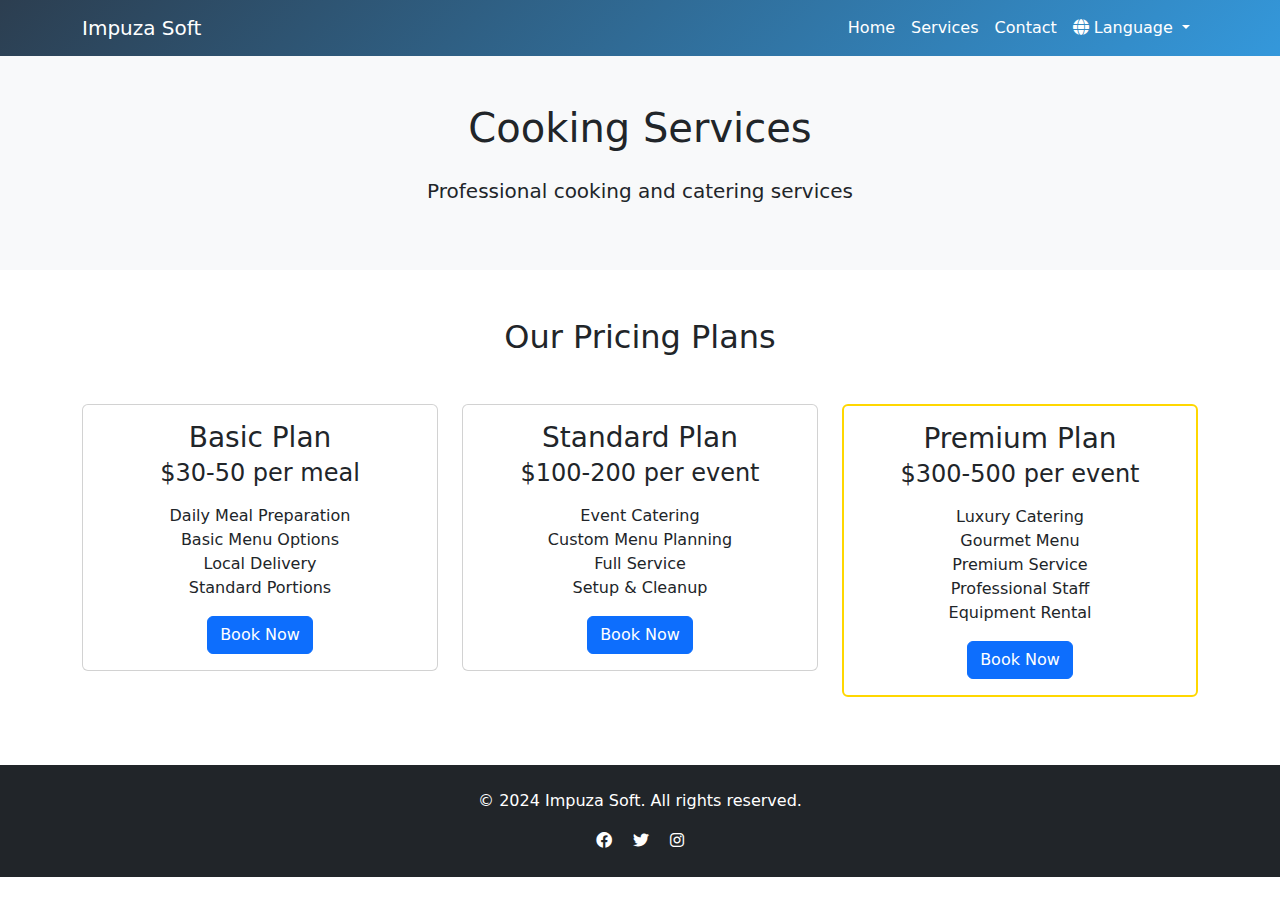
<file: cooking.html>
<!DOCTYPE html>
<html lang="en">
<head>
    <meta charset="UTF-8">
    <meta name="viewport" content="width=device-width, initial-scale=1.0">
    <title>Cooking Services - Impuza Soft</title>
    <link href="https://cdn.jsdelivr.net/npm/bootstrap@5.3.0/dist/css/bootstrap.min.css" rel="stylesheet">
    <link rel="stylesheet" href="https://cdnjs.cloudflare.com/ajax/libs/font-awesome/6.0.0/css/all.min.css">
    <link rel="stylesheet" href="styles.css">
    <style>
        .pricing-card {
            transition: transform 0.3s;
            margin-bottom: 20px;
        }
        .pricing-card:hover {
            transform: translateY(-10px);
        }
        .premium {
            border: 2px solid #ffd700;
        }
    </style>
</head>
<body>
    <!-- Navigation -->
    <nav class="navbar navbar-expand-lg">
        <div class="container">
            <a class="navbar-brand" href="index.html" data-i18n="brand">Impuza Soft</a>
            <button class="navbar-toggler" type="button" data-bs-toggle="collapse" data-bs-target="#navbarNav">
                <span class="navbar-toggler-icon"></span>
            </button>
            <div class="collapse navbar-collapse" id="navbarNav">
                <ul class="navbar-nav ms-auto">
                    <li class="nav-item"><a class="nav-link" href="index.html" data-i18n="home">Home</a></li>
                    <li class="nav-item"><a class="nav-link" href="index.html#services" data-i18n="services">Services</a></li>
                    <li class="nav-item"><a class="nav-link" href="index.html#contact" data-i18n="contact">Contact</a></li>
                    <li class="nav-item dropdown">
                        <a class="nav-link dropdown-toggle" href="#" id="languageDropdown" role="button" data-bs-toggle="dropdown">
                            <i class="fas fa-globe"></i> Language
                        </a>
                        <ul class="dropdown-menu">
                            <li><a class="dropdown-item" href="#" onclick="changeLanguage('en')">English</a></li>
                            <li><a class="dropdown-item" href="#" onclick="changeLanguage('rw')">Kinyarwanda</a></li>
                        </ul>
                    </li>
                </ul>
            </div>
        </div>
    </nav>

    <!-- Service Header -->
    <section class="py-5 bg-light">
        <div class="container">
            <h1 class="text-center mb-4" data-i18n="cooking-title">Cooking Services</h1>
            <p class="text-center lead" data-i18n="cooking-desc">Professional cooking and catering services</p>
        </div>
    </section>

    <!-- Pricing Section -->
    <section class="py-5">
        <div class="container">
            <h2 class="text-center mb-5" data-i18n="pricing">Our Pricing Plans</h2>
            <div class="row">
                <!-- Basic Plan -->
                <div class="col-md-4">
                    <div class="card pricing-card">
                        <div class="card-body text-center">
                            <h3 class="card-title" data-i18n="basic-plan">Basic Plan</h3>
                            <h4 class="card-subtitle mb-3">$30-50 per meal</h4>
                            <ul class="list-unstyled">
                                <li data-i18n="basic-cooking">Daily Meal Preparation</li>
                                <li data-i18n="basic-menu">Basic Menu Options</li>
                                <li data-i18n="basic-delivery">Local Delivery</li>
                                <li data-i18n="basic-portions">Standard Portions</li>
                            </ul>
                            <a href="booking.html" class="btn btn-primary" data-i18n="book-now">Book Now</a>
                        </div>
                    </div>
                </div>

                <!-- Standard Plan -->
                <div class="col-md-4">
                    <div class="card pricing-card">
                        <div class="card-body text-center">
                            <h3 class="card-title" data-i18n="standard-plan">Standard Plan</h3>
                            <h4 class="card-subtitle mb-3">$100-200 per event</h4>
                            <ul class="list-unstyled">
                                <li data-i18n="standard-cooking">Event Catering</li>
                                <li data-i18n="standard-menu">Custom Menu Planning</li>
                                <li data-i18n="standard-service">Full Service</li>
                                <li data-i18n="standard-setup">Setup & Cleanup</li>
                            </ul>
                            <a href="booking.html" class="btn btn-primary" data-i18n="book-now">Book Now</a>
                        </div>
                    </div>
                </div>

                <!-- Premium Plan -->
                <div class="col-md-4">
                    <div class="card pricing-card premium">
                        <div class="card-body text-center">
                            <h3 class="card-title" data-i18n="premium-plan">Premium Plan</h3>
                            <h4 class="card-subtitle mb-3">$300-500 per event</h4>
                            <ul class="list-unstyled">
                                <li data-i18n="premium-cooking">Luxury Catering</li>
                                <li data-i18n="premium-menu">Gourmet Menu</li>
                                <li data-i18n="premium-service">Premium Service</li>
                                <li data-i18n="premium-staff">Professional Staff</li>
                                <li data-i18n="premium-rental">Equipment Rental</li>
                            </ul>
                            <a href="booking.html" class="btn btn-primary" data-i18n="book-now">Book Now</a>
                        </div>
                    </div>
                </div>
            </div>
        </div>
    </section>

    <!-- Footer -->
    <footer class="bg-dark text-white py-4">
        <div class="container text-center">
            <p data-i18n="copyright">&copy; 2024 Impuza Soft. All rights reserved.</p>
            <div class="social-links">
                <a href="#" class="text-white mx-2"><i class="fab fa-facebook"></i></a>
                <a href="#" class="text-white mx-2"><i class="fab fa-twitter"></i></a>
                <a href="#" class="text-white mx-2"><i class="fab fa-instagram"></i></a>
            </div>
        </div>
    </footer>

    <script src="https://cdn.jsdelivr.net/npm/bootstrap@5.3.0/dist/js/bootstrap.bundle.min.js"></script>
    <script src="translations.js"></script>
</body>
</html>
</file>
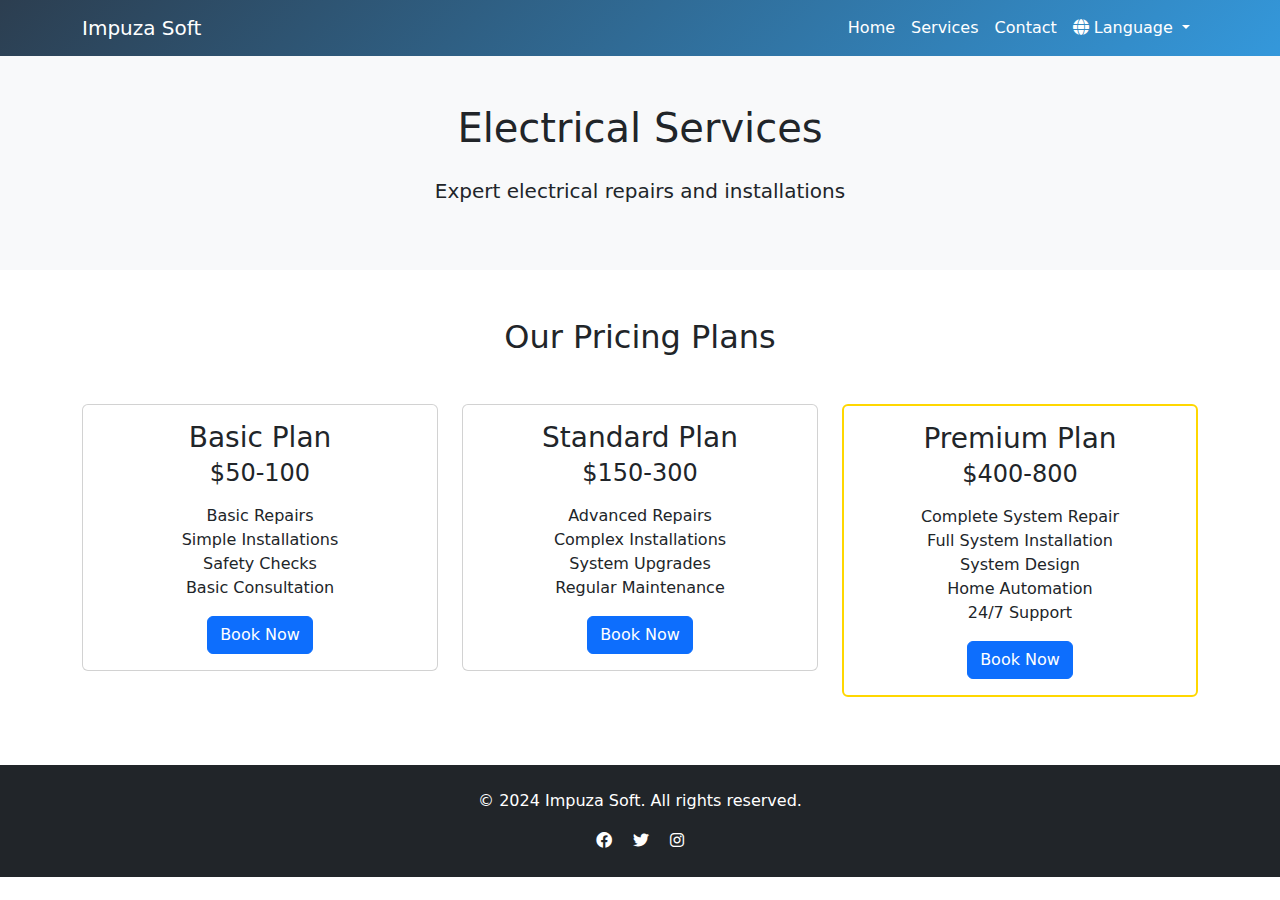
<file: electrical.html>
<!DOCTYPE html>
<html lang="en">
<head>
    <meta charset="UTF-8">
    <meta name="viewport" content="width=device-width, initial-scale=1.0">
    <title>Electrical Services - Impuza Soft</title>
    <link href="https://cdn.jsdelivr.net/npm/bootstrap@5.3.0/dist/css/bootstrap.min.css" rel="stylesheet">
    <link rel="stylesheet" href="https://cdnjs.cloudflare.com/ajax/libs/font-awesome/6.0.0/css/all.min.css">
    <link rel="stylesheet" href="styles.css">
    <style>
        .pricing-card {
            transition: transform 0.3s;
            margin-bottom: 20px;
        }
        .pricing-card:hover {
            transform: translateY(-10px);
        }
        .premium {
            border: 2px solid #ffd700;
        }
    </style>
</head>
<body>
    <!-- Navigation -->
    <nav class="navbar navbar-expand-lg">
        <div class="container">
            <a class="navbar-brand" href="index.html" data-i18n="brand">Impuza Soft</a>
            <button class="navbar-toggler" type="button" data-bs-toggle="collapse" data-bs-target="#navbarNav">
                <span class="navbar-toggler-icon"></span>
            </button>
            <div class="collapse navbar-collapse" id="navbarNav">
                <ul class="navbar-nav ms-auto">
                    <li class="nav-item"><a class="nav-link" href="index.html" data-i18n="home">Home</a></li>
                    <li class="nav-item"><a class="nav-link" href="index.html#services" data-i18n="services">Services</a></li>
                    <li class="nav-item"><a class="nav-link" href="index.html#contact" data-i18n="contact">Contact</a></li>
                    <li class="nav-item dropdown">
                        <a class="nav-link dropdown-toggle" href="#" id="languageDropdown" role="button" data-bs-toggle="dropdown">
                            <i class="fas fa-globe"></i> Language
                        </a>
                        <ul class="dropdown-menu">
                            <li><a class="dropdown-item" href="#" onclick="changeLanguage('en')">English</a></li>
                            <li><a class="dropdown-item" href="#" onclick="changeLanguage('rw')">Kinyarwanda</a></li>
                        </ul>
                    </li>
                </ul>
            </div>
        </div>
    </nav>

    <!-- Service Header -->
    <section class="py-5 bg-light">
        <div class="container">
            <h1 class="text-center mb-4" data-i18n="electrical-title">Electrical Services</h1>
            <p class="text-center lead" data-i18n="electrical-desc">Expert electrical repairs and installations</p>
        </div>
    </section>

    <!-- Pricing Section -->
    <section class="py-5">
        <div class="container">
            <h2 class="text-center mb-5" data-i18n="pricing">Our Pricing Plans</h2>
            <div class="row">
                <!-- Basic Plan -->
                <div class="col-md-4">
                    <div class="card pricing-card">
                        <div class="card-body text-center">
                            <h3 class="card-title" data-i18n="basic-plan">Basic Plan</h3>
                            <h4 class="card-subtitle mb-3">$50-100</h4>
                            <ul class="list-unstyled">
                                <li data-i18n="basic-repair">Basic Repairs</li>
                                <li data-i18n="basic-install">Simple Installations</li>
                                <li data-i18n="basic-check">Safety Checks</li>
                                <li data-i18n="basic-consult">Basic Consultation</li>
                            </ul>
                            <a href="booking.html" class="btn btn-primary" data-i18n="book-now">Book Now</a>
                        </div>
                    </div>
                </div>

                <!-- Standard Plan -->
                <div class="col-md-4">
                    <div class="card pricing-card">
                        <div class="card-body text-center">
                            <h3 class="card-title" data-i18n="standard-plan">Standard Plan</h3>
                            <h4 class="card-subtitle mb-3">$150-300</h4>
                            <ul class="list-unstyled">
                                <li data-i18n="standard-repair">Advanced Repairs</li>
                                <li data-i18n="standard-install">Complex Installations</li>
                                <li data-i18n="standard-upgrade">System Upgrades</li>
                                <li data-i18n="standard-maintenance">Regular Maintenance</li>
                            </ul>
                            <a href="booking.html" class="btn btn-primary" data-i18n="book-now">Book Now</a>
                        </div>
                    </div>
                </div>

                <!-- Premium Plan -->
                <div class="col-md-4">
                    <div class="card pricing-card premium">
                        <div class="card-body text-center">
                            <h3 class="card-title" data-i18n="premium-plan">Premium Plan</h3>
                            <h4 class="card-subtitle mb-3">$400-800</h4>
                            <ul class="list-unstyled">
                                <li data-i18n="premium-repair">Complete System Repair</li>
                                <li data-i18n="premium-install">Full System Installation</li>
                                <li data-i18n="premium-design">System Design</li>
                                <li data-i18n="premium-automation">Home Automation</li>
                                <li data-i18n="premium-support">24/7 Support</li>
                            </ul>
                            <a href="booking.html" class="btn btn-primary" data-i18n="book-now">Book Now</a>
                        </div>
                    </div>
                </div>
            </div>
        </div>
    </section>

    <!-- Footer -->
    <footer class="bg-dark text-white py-4">
        <div class="container text-center">
            <p data-i18n="copyright">&copy; 2024 Impuza Soft. All rights reserved.</p>
            <div class="social-links">
                <a href="#" class="text-white mx-2"><i class="fab fa-facebook"></i></a>
                <a href="#" class="text-white mx-2"><i class="fab fa-twitter"></i></a>
                <a href="#" class="text-white mx-2"><i class="fab fa-instagram"></i></a>
            </div>
        </div>
    </footer>

    <script src="https://cdn.jsdelivr.net/npm/bootstrap@5.3.0/dist/js/bootstrap.bundle.min.js"></script>
    <script src="translations.js"></script>
</body>
</html>
</file>
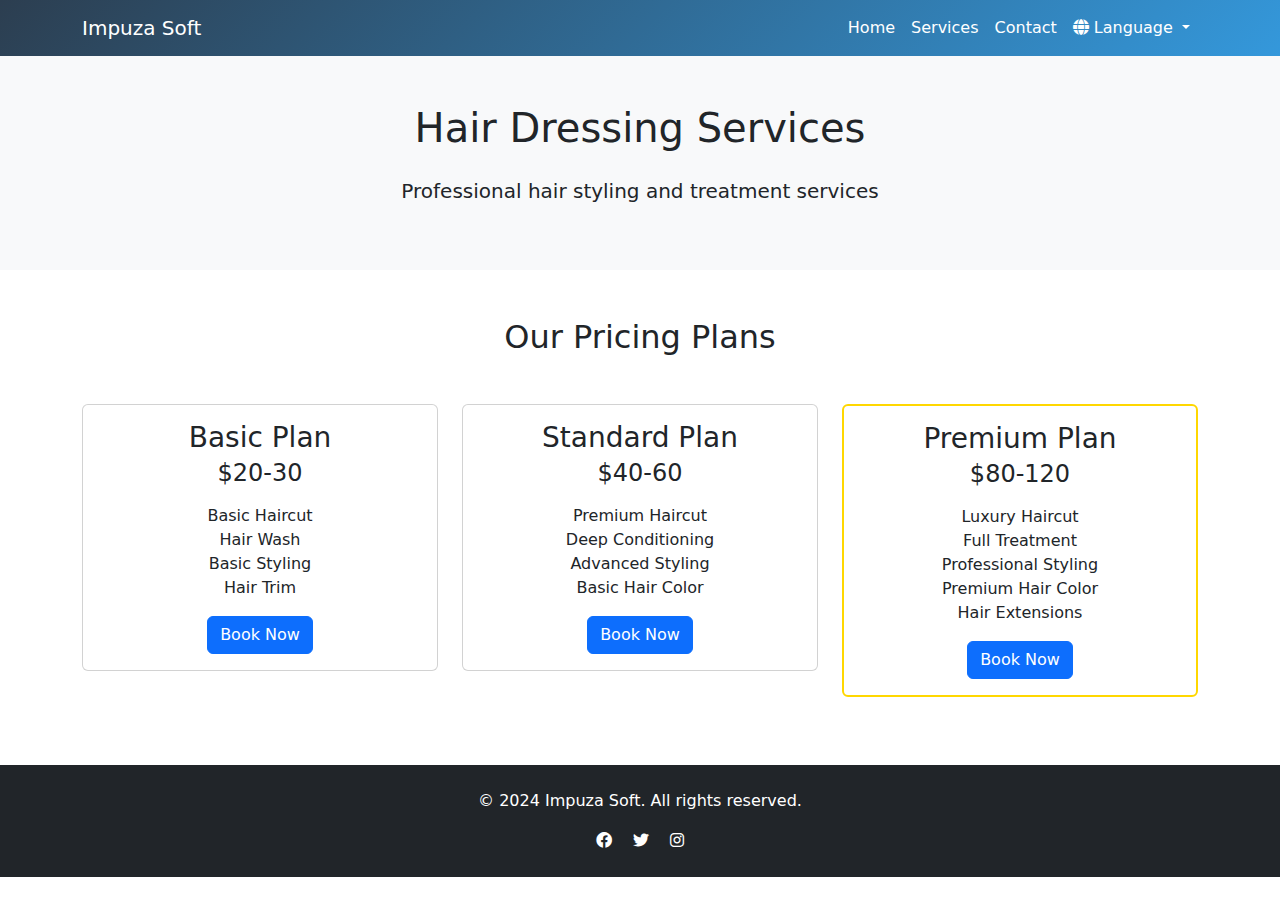
<file: hair-dressing.html>
<!DOCTYPE html>
<html lang="en">
<head>
    <meta charset="UTF-8">
    <meta name="viewport" content="width=device-width, initial-scale=1.0">
    <title>Hair Dressing Services - Impuza Soft</title>
    <link href="https://cdn.jsdelivr.net/npm/bootstrap@5.3.0/dist/css/bootstrap.min.css" rel="stylesheet">
    <link rel="stylesheet" href="https://cdnjs.cloudflare.com/ajax/libs/font-awesome/6.0.0/css/all.min.css">
    <link rel="stylesheet" href="styles.css">
    <style>
        .pricing-card {
            transition: transform 0.3s;
            margin-bottom: 20px;
        }
        .pricing-card:hover {
            transform: translateY(-10px);
        }
        .premium {
            border: 2px solid #ffd700;
        }
    </style>
</head>
<body>
    <!-- Navigation -->
    <nav class="navbar navbar-expand-lg">
        <div class="container">
            <a class="navbar-brand" href="index.html" data-i18n="brand">Impuza Soft</a>
            <button class="navbar-toggler" type="button" data-bs-toggle="collapse" data-bs-target="#navbarNav">
                <span class="navbar-toggler-icon"></span>
            </button>
            <div class="collapse navbar-collapse" id="navbarNav">
                <ul class="navbar-nav ms-auto">
                    <li class="nav-item"><a class="nav-link" href="index.html" data-i18n="home">Home</a></li>
                    <li class="nav-item"><a class="nav-link" href="index.html#services" data-i18n="services">Services</a></li>
                    <li class="nav-item"><a class="nav-link" href="index.html#contact" data-i18n="contact">Contact</a></li>
                    <li class="nav-item dropdown">
                        <a class="nav-link dropdown-toggle" href="#" id="languageDropdown" role="button" data-bs-toggle="dropdown">
                            <i class="fas fa-globe"></i> Language
                        </a>
                        <ul class="dropdown-menu">
                            <li><a class="dropdown-item" href="#" onclick="changeLanguage('en')">English</a></li>
                            <li><a class="dropdown-item" href="#" onclick="changeLanguage('rw')">Kinyarwanda</a></li>
                        </ul>
                    </li>
                </ul>
            </div>
        </div>
    </nav>

    <!-- Service Header -->
    <section class="py-5 bg-light">
        <div class="container">
            <h1 class="text-center mb-4" data-i18n="hair-dressing-title">Hair Dressing Services</h1>
            <p class="text-center lead" data-i18n="hair-dressing-desc">Professional hair styling and treatment services</p>
        </div>
    </section>

    <!-- Pricing Section -->
    <section class="py-5">
        <div class="container">
            <h2 class="text-center mb-5" data-i18n="pricing">Our Pricing Plans</h2>
            <div class="row">
                <!-- Basic Plan -->
                <div class="col-md-4">
                    <div class="card pricing-card">
                        <div class="card-body text-center">
                            <h3 class="card-title" data-i18n="basic-plan">Basic Plan</h3>
                            <h4 class="card-subtitle mb-3">$20-30</h4>
                            <ul class="list-unstyled">
                                <li data-i18n="basic-haircut">Basic Haircut</li>
                                <li data-i18n="basic-wash">Hair Wash</li>
                                <li data-i18n="basic-style">Basic Styling</li>
                                <li data-i18n="basic-trim">Hair Trim</li>
                            </ul>
                            <a href="booking.html" class="btn btn-primary" data-i18n="book-now">Book Now</a>
                        </div>
                    </div>
                </div>

                <!-- Standard Plan -->
                <div class="col-md-4">
                    <div class="card pricing-card">
                        <div class="card-body text-center">
                            <h3 class="card-title" data-i18n="standard-plan">Standard Plan</h3>
                            <h4 class="card-subtitle mb-3">$40-60</h4>
                            <ul class="list-unstyled">
                                <li data-i18n="standard-haircut">Premium Haircut</li>
                                <li data-i18n="standard-wash">Deep Conditioning</li>
                                <li data-i18n="standard-style">Advanced Styling</li>
                                <li data-i18n="standard-color">Basic Hair Color</li>
                            </ul>
                            <a href="booking.html" class="btn btn-primary" data-i18n="book-now">Book Now</a>
                        </div>
                    </div>
                </div>

                <!-- Premium Plan -->
                <div class="col-md-4">
                    <div class="card pricing-card premium">
                        <div class="card-body text-center">
                            <h3 class="card-title" data-i18n="premium-plan">Premium Plan</h3>
                            <h4 class="card-subtitle mb-3">$80-120</h4>
                            <ul class="list-unstyled">
                                <li data-i18n="premium-haircut">Luxury Haircut</li>
                                <li data-i18n="premium-treatment">Full Treatment</li>
                                <li data-i18n="premium-style">Professional Styling</li>
                                <li data-i18n="premium-color">Premium Hair Color</li>
                                <li data-i18n="premium-extension">Hair Extensions</li>
                            </ul>
                            <a href="booking.html" class="btn btn-primary" data-i18n="book-now">Book Now</a>
                        </div>
                    </div>
                </div>
            </div>
        </div>
    </section>

    <!-- Footer -->
    <footer class="bg-dark text-white py-4">
        <div class="container text-center">
            <p data-i18n="copyright">&copy; 2024 Impuza Soft. All rights reserved.</p>
            <div class="social-links">
                <a href="#" class="text-white mx-2"><i class="fab fa-facebook"></i></a>
                <a href="#" class="text-white mx-2"><i class="fab fa-twitter"></i></a>
                <a href="#" class="text-white mx-2"><i class="fab fa-instagram"></i></a>
            </div>
        </div>
    </footer>

    <script src="https://cdn.jsdelivr.net/npm/bootstrap@5.3.0/dist/js/bootstrap.bundle.min.js"></script>
    <script src="translations.js"></script>
</body>
</html>
</file>
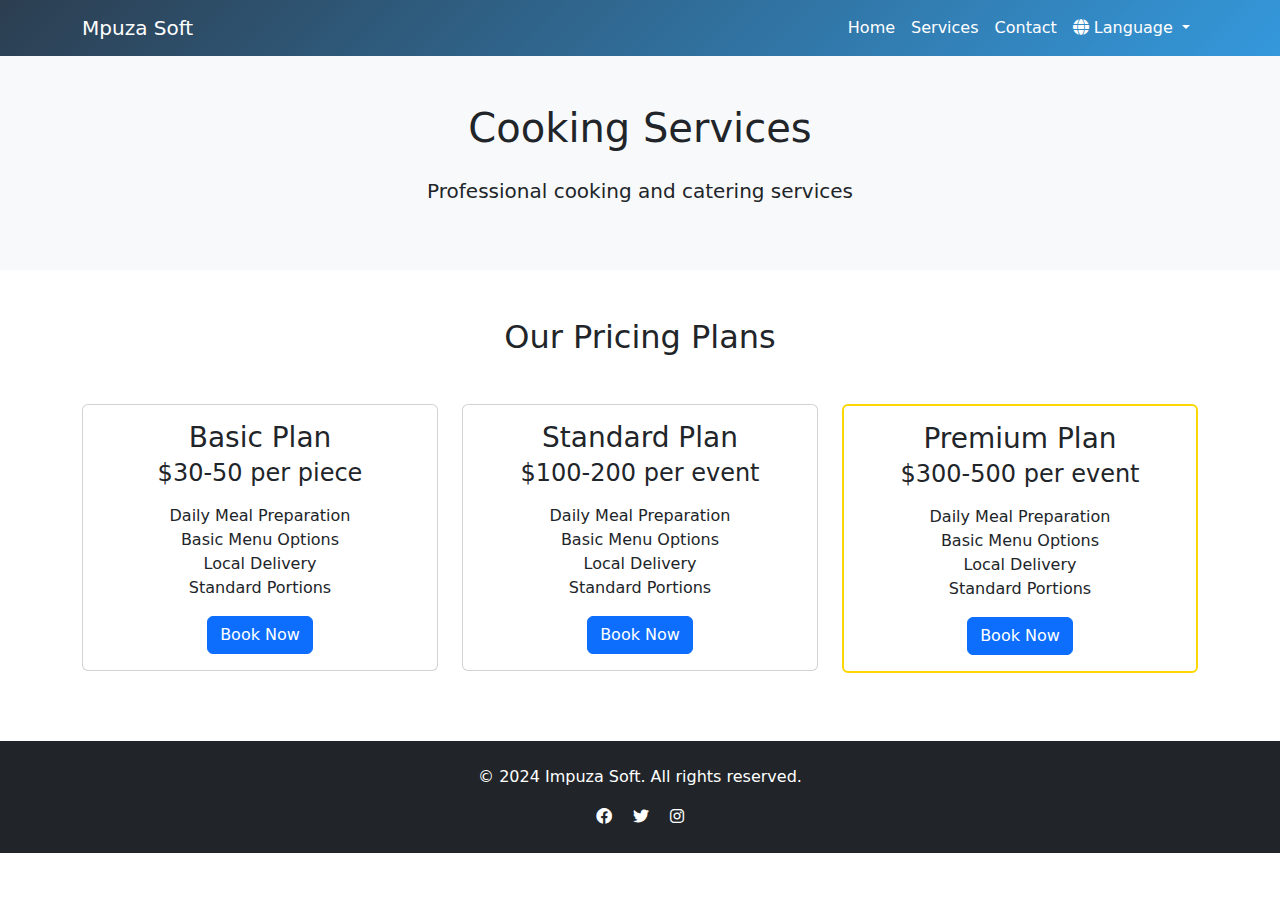
<file: repair.html>
<!DOCTYPE html>
<html lang="en">
<head>
    <meta charset="UTF-8">
    <meta name="viewport" content="width=device-width, initial-scale=1.0">
    <title>Cooking Services - Impuza Soft</title>
    <link href="https://cdn.jsdelivr.net/npm/bootstrap@5.3.0/dist/css/bootstrap.min.css" rel="stylesheet">
    <link rel="stylesheet" href="https://cdnjs.cloudflare.com/ajax/libs/font-awesome/6.0.0/css/all.min.css">
    <link rel="stylesheet" href="styles.css">
    <style>
        .pricing-card {
            transition: transform 0.3s;
            margin-bottom: 20px;
        }
        .pricing-card:hover {
            transform: translateY(-10px);
        }
        .premium {
            border: 2px solid #ffd700;
        }
    </style>
</head>
<body>
    <!-- Navigation -->
    <nav class="navbar navbar-expand-lg">
        <div class="container">
            <a class="navbar-brand" href="index.html" >Mpuza Soft</a>
            <button class="navbar-toggler" type="button" data-bs-toggle="collapse" data-bs-target="#navbarNav">
                <span class="navbar-toggler-icon"></span>
            </button>
            <div class="collapse navbar-collapse" id="navbarNav">
                <ul class="navbar-nav ms-auto">
                    <li class="nav-item"><a class="nav-link" href="index.html" data-i18n="home">Home</a></li>
                    <li class="nav-item"><a class="nav-link" href="index.html#services" data-i18n="services">Services</a></li>
                    <li class="nav-item"><a class="nav-link" href="index.html#contact" data-i18n="contact">Contact</a></li>
                    <li class="nav-item dropdown">
                        <a class="nav-link dropdown-toggle" href="#" id="languageDropdown" role="button" data-bs-toggle="dropdown">
                            <i class="fas fa-globe"></i> Language
                        </a>
                        <ul class="dropdown-menu">
                            <li><a class="dropdown-item" href="#" onclick="changeLanguage('en')">English</a></li>
                            <li><a class="dropdown-item" href="#" onclick="changeLanguage('rw')">Kinyarwanda</a></li>
                        </ul>
                    </li>
                </ul>
            </div>
        </div>
    </nav>

    <!-- Service Header -->
    <section class="py-5 bg-light">
        <div class="container">
            <h1 class="text-center mb-4" data-i18n="cooking-title">Maintenance Services</h1>
            <p class="text-center lead" data-i18n="cooking-desc">Professional for Repairing  services such as Pcs,Phone and others</p>
        </div>
    </section>

    <!-- Pricing Section -->
    <section class="py-5">
        <div class="container">
            <h2 class="text-center mb-5" data-i18n="pricing">Our Pricing Plans</h2>
            <div class="row">
                <!-- Basic Plan -->
                <div class="col-md-4">
                    <div class="card pricing-card">
                        <div class="card-body text-center">
                            <h3 class="card-title" data-i18n="basic-plan">Basic Plan</h3>
                            <h4 class="card-subtitle mb-3">$30-50 per piece</h4>
                            <ul class="list-unstyled">
                                <li data-i18n="basic-cooking">Repairing of Machine</li>
                                <li data-i18n="basic-menu">Repairing of Phones</li>
                                <li data-i18n="basic-delivery">Repairing of Home Equipment</li>
                                <li data-i18n="basic-portions">Repairing of Home Equipment</li>
                            </ul>
                            <a href="booking.html" class="btn btn-primary" data-i18n="book-now">Book Now</a>
                        </div>
                    </div>
                </div>

                <!-- Standard Plan -->
                <div class="col-md-4">
                    <div class="card pricing-card">
                        <div class="card-body text-center">
                            <h3 class="card-title" data-i18n="standard-plan">Standard Plan</h3>
                            <h4 class="card-subtitle mb-3">$100-200 per event</h4>
                            <ul class="list-unstyled">
                                <li data-i18n="basic-cooking">Repairing of Machine</li>
                                <li data-i18n="basic-menu">Repairing of Phones</li>
                                <li data-i18n="basic-delivery">Repairing of Home Equipment</li>
                                <li data-i18n="basic-portions">Repairing of Home Equipment</li>
                            </ul>
                            <a href="booking.html" class="btn btn-primary" data-i18n="book-now">Book Now</a>
                        </div>
                    </div>
                </div>

                <!-- Premium Plan -->
                <div class="col-md-4">
                    <div class="card pricing-card premium">
                        <div class="card-body text-center">
                            <h3 class="card-title" data-i18n="premium-plan">Premium Plan</h3>
                            <h4 class="card-subtitle mb-3">$300-500 per event</h4>
                            <ul class="list-unstyled">
                                 <li data-i18n="basic-cooking">Repairing of Machine</li>
                                <li data-i18n="basic-menu">Repairing of Phones</li>
                                <li data-i18n="basic-delivery">Repairing of Home Equipment</li>
                                <li data-i18n="basic-portions">Repairing of Home Equipment</li>
                            </ul>
                            <a href="booking.html" class="btn btn-primary" data-i18n="book-now">Book Now</a>
                        </div>
                    </div>
                </div>
            </div>
        </div>
    </section>

    <!-- Footer -->
    <footer class="bg-dark text-white py-4">
        <div class="container text-center">
            <p data-i18n="copyright">&copy; 2024 Impuza Soft. All rights reserved.</p>
            <div class="social-links">
                <a href="#" class="text-white mx-2"><i class="fab fa-facebook"></i></a>
                <a href="#" class="text-white mx-2"><i class="fab fa-twitter"></i></a>
                <a href="#" class="text-white mx-2"><i class="fab fa-instagram"></i></a>
            </div>
        </div>
    </footer>

    <script src="https://cdn.jsdelivr.net/npm/bootstrap@5.3.0/dist/js/bootstrap.bundle.min.js"></script>
    <script src="translations.js"></script>
</body>
</html>
</file>
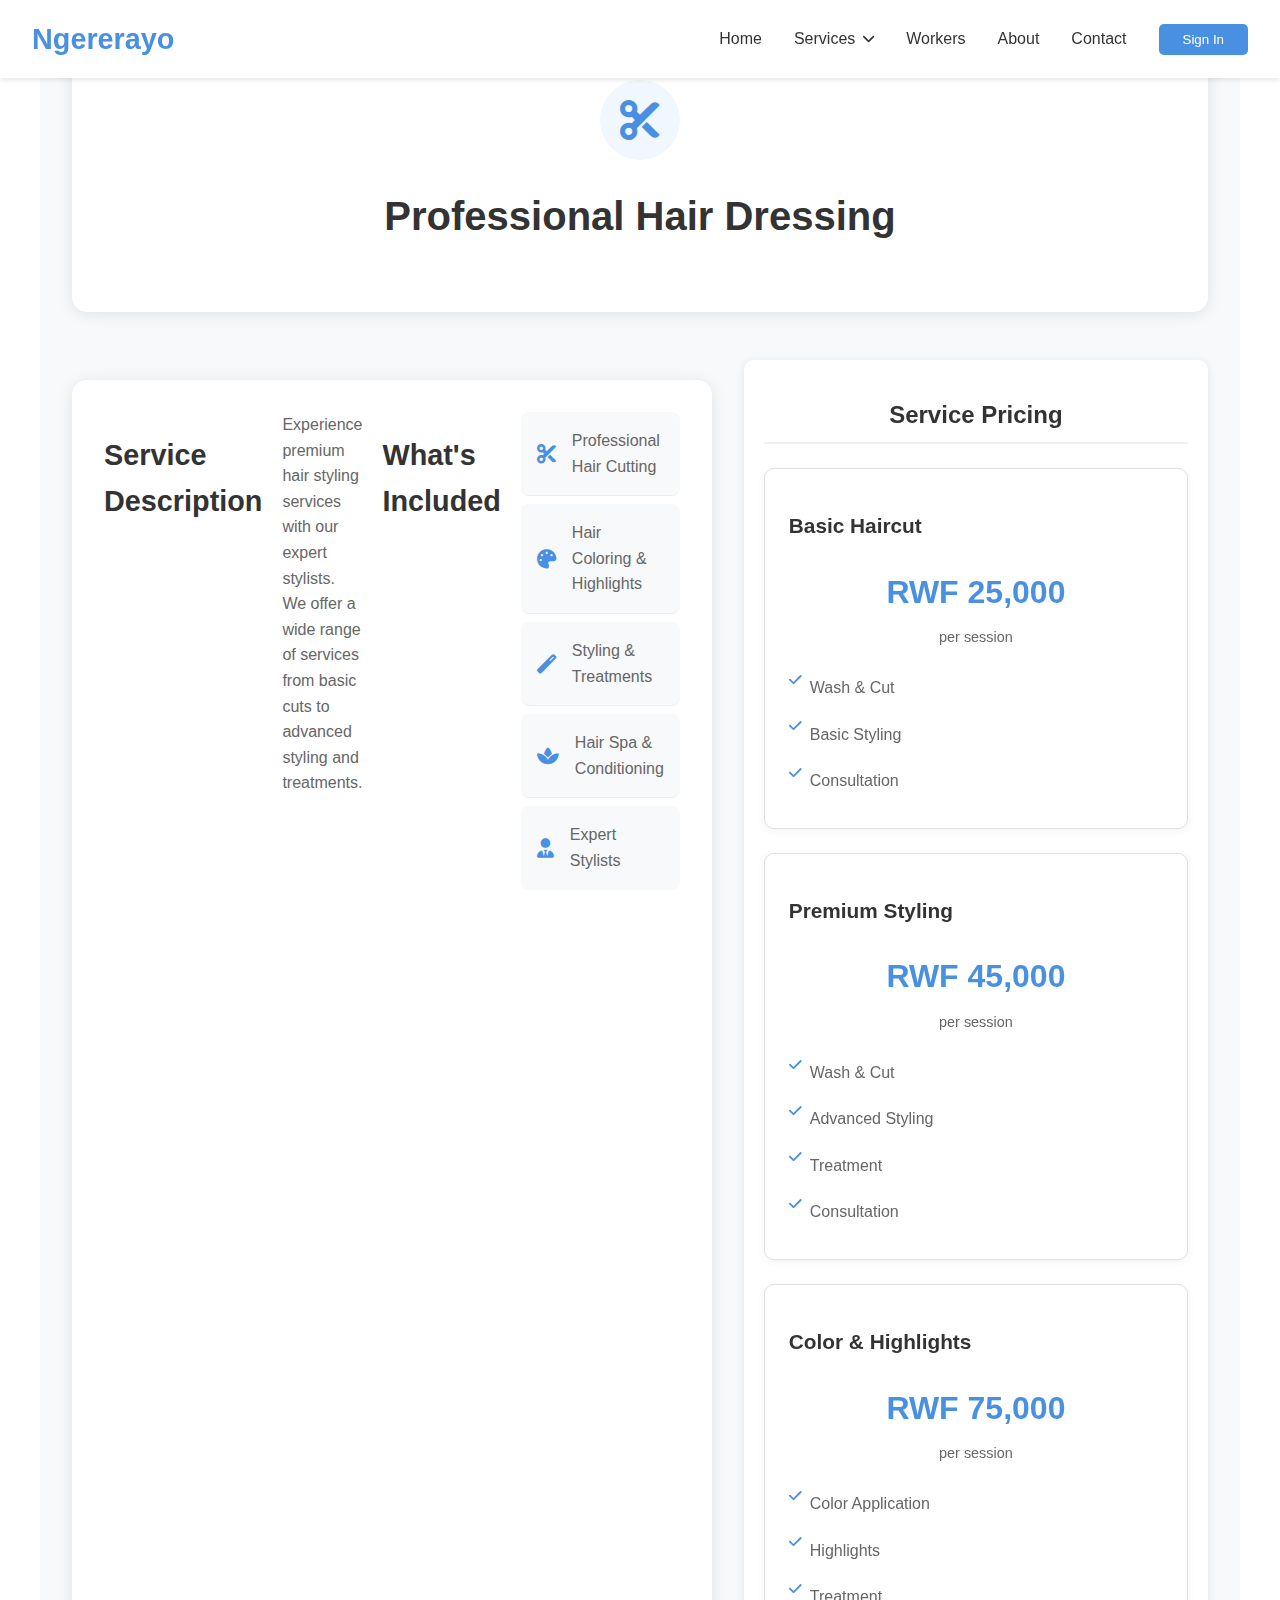
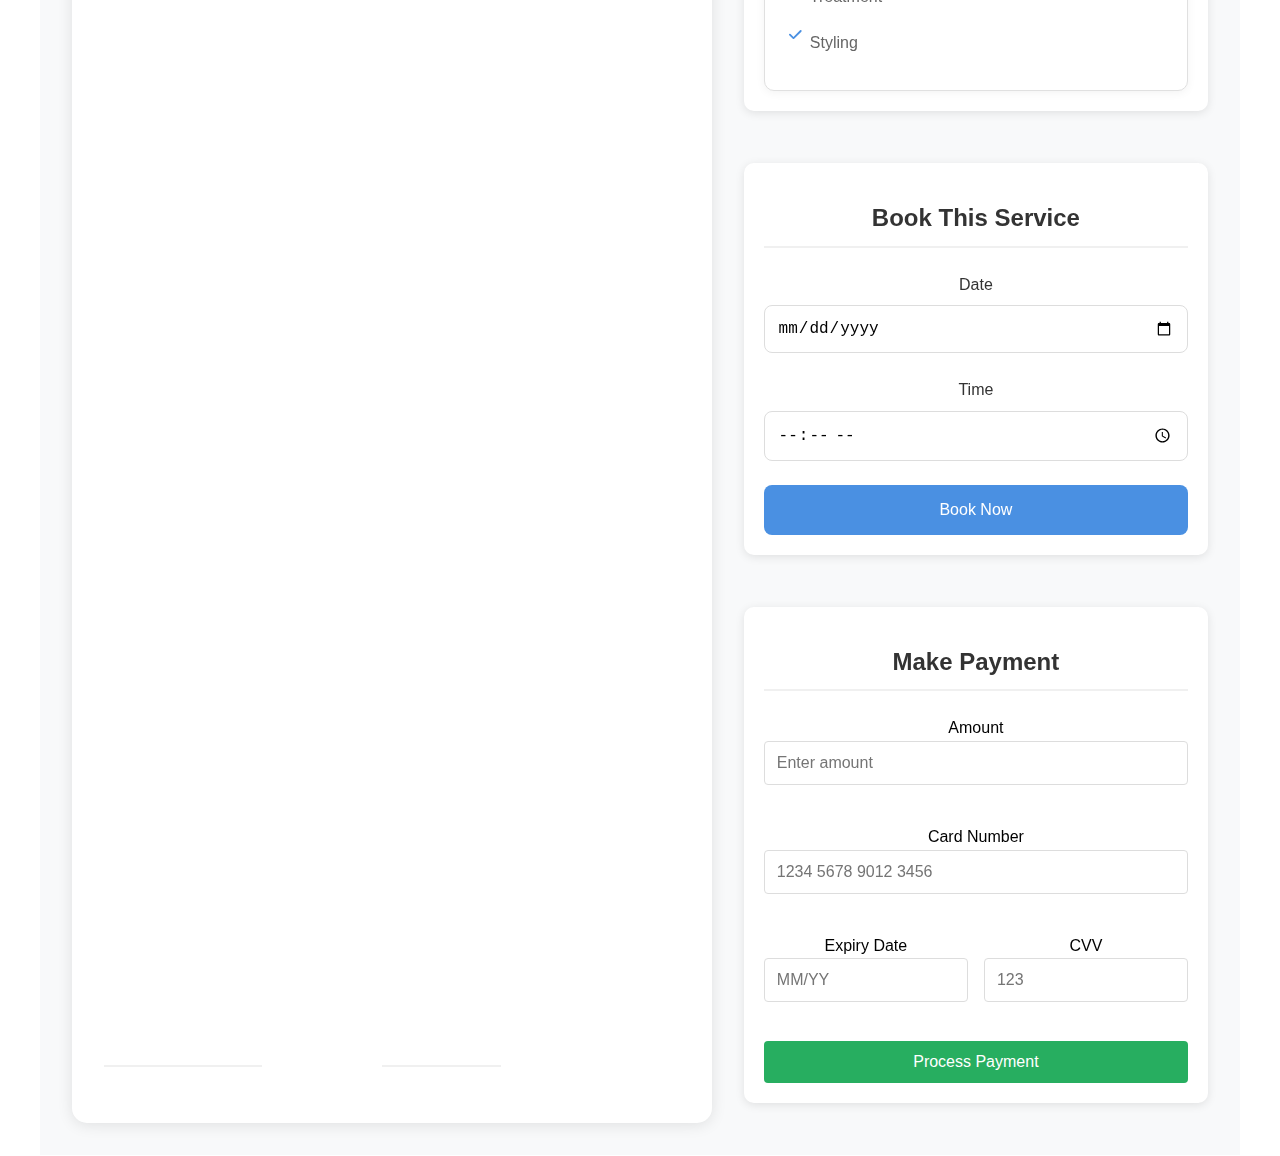
<file: service-details.html>
<!DOCTYPE html>
<html lang="en">
<head>
    <meta charset="UTF-8">
    <meta name="viewport" content="width=device-width, initial-scale=1.0">
    <title>Service Details - Ngererayo</title>
    <link rel="stylesheet" href="css/style.css">
    <link rel="stylesheet" href="css/service-details.css">
    <link rel="stylesheet" href="css/auth.css">
    <link rel="stylesheet" href="css/navbar.css">
    <link rel="stylesheet" href="https://cdnjs.cloudflare.com/ajax/libs/font-awesome/6.0.0/css/all.min.css">
</head>
<body>
    <!-- Header Section -->
    <header>
        <nav class="navbar">
            <div class="logo">
                <h1>Ngererayo</h1>
            </div>
            <div class="nav-links">
                <a href="index.html">Home</a>
                <div class="dropdown">
                    <a href="#" class="dropdown-toggle">Services <i class="fas fa-chevron-down"></i></a>
                    <div class="dropdown-menu">
                        <a href="service-details.html?type=hair-dressing">Hair Dressing</a>
                        <a href="service-details.html?type=maintenance">Maintenance</a>
                        <a href="service-details.html?type=delivery">Delivery</a>
                        <a href="service-details.html?type=electricity">Electricity</a>
                    </div>
                </div>
                <a href="workers.html">Workers</a>
                <a href="index.html#about">About</a>
                <a href="index.html#contact">Contact</a>
                <button class="login-btn" onclick="showLoginModal()">Sign In</button>
            </div>
            <div class="hamburger">
                <span></span>
                <span></span>
                <span></span>
            </div>
        </nav>
    </header>

    <!-- Service Details Section -->
    <section class="service-details">
        <div class="service-header">
            <div class="service-icon">
                <i class="fas fa-cut" id="serviceIcon"></i>
            </div>
            <h1 id="serviceTitle">Service Title</h1>
        </div>
        
        <div class="service-content">
            <div class="service-info">
                <h2>Service Description</h2>
                <p id="serviceDescription">Detailed description of the service will appear here.</p>
                
                <h2>What's Included</h2>
                <ul id="serviceFeatures">
                    <!-- Features will be added dynamically -->
                </ul>
            </div>
            
            <div class="service-sidebar">
                <!-- Pricing Section -->
                <div class="service-card pricing-section">
                    <h3>Service Pricing</h3>
                    <div class="pricing-info" id="pricingInfo">
                        <!-- Pricing details will be added dynamically -->
                    </div>
                </div>

                <!-- Booking Section -->
                <div class="service-card booking-section">
                    <h3>Book This Service</h3>
                    <form id="bookingForm">
                        <div class="form-group">
                            <label>Date</label>
                            <input type="date" required>
                        </div>
                        <div class="form-group">
                            <label>Time</label>
                            <input type="time" required>
                        </div>
                        <button type="submit">Book Now</button>
                    </form>
                </div>

                <!-- Payment Section -->
                <div class="service-card payment-section">
                    <h3>Make Payment</h3>
                    <form id="paymentForm">
                        <div class="form-group">
                            <label>Amount</label>
                            <input type="number" id="amount" placeholder="Enter amount" required>
                        </div>
                        <div class="form-group">
                            <label>Card Number</label>
                            <input type="text" id="cardNumber" placeholder="1234 5678 9012 3456" required>
                        </div>
                        <div class="form-row">
                            <div class="form-group">
                                <label>Expiry Date</label>
                                <input type="text" id="expiryDate" placeholder="MM/YY" required>
                            </div>
                            <div class="form-group">
                                <label>CVV</label>
                                <input type="text" id="cvv" placeholder="123" required>
                            </div>
                        </div>
                        <button type="submit">Process Payment</button>
                    </form>
                </div>
            </div>
        </div>

        <!-- Chat Section -->
        <div class="chat-section" id="chatSection" style="display: none;">
            <div class="chat-header">
                <h2>Service Request Chat</h2>
                <p>Please provide your location and service requirements</p>
            </div>
            <div class="chat-container">
                <div id="chatMessages" class="chat-messages">
                    <!-- Messages will be added here dynamically -->
                </div>
                <form id="chatForm" class="chat-form">
                    <input type="text" id="location" placeholder="Enter your location" required>
                    <textarea id="messageInput" placeholder="Describe your service needs..." required></textarea>
                    <button type="submit">Send Message</button>
                </form>
            </div>
        </div>
    </section>

    <!-- Login Modal -->
    <div id="loginModal" class="modal">
        <div class="modal-content">
            <span class="close">&times;</span>
            <h2>Sign In</h2>
            <form id="loginForm">
                <input type="email" placeholder="Email" required>
                <input type="password" placeholder="Password" required>
                <button type="submit">Sign In</button>
            </form>
            <p>Don't have an account? <a href="#" onclick="showSignupModal()">Sign Up</a></p>
        </div>
    </div>

    <!-- Signup Modal -->
    <div id="signupModal" class="modal">
        <div class="modal-content">
            <span class="close">&times;</span>
            <h2>Sign Up</h2>
            <form id="signupForm">
                <input type="text" placeholder="Full Name" required>
                <input type="email" placeholder="Email" required>
                <input type="password" placeholder="Password" required>
                <input type="password" placeholder="Confirm Password" required>
                <button type="submit">Create Account</button>
            </form>
            <p>Already have an account? <a href="#" onclick="showLoginModal()">Sign In</a></p>
        </div>
    </div>

    <script src="js/service-details.js"></script>
</body>
</html>
</file>
<file: styles.css>
/* Navigation Styles */
.navbar {
    background: linear-gradient(135deg, #2c3e50, #3498db) !important;
}

.navbar-brand, .nav-link {
    color: white !important;
}

.nav-link:hover {
    color: #f1c40f !important;
}

/* Hero Section */
.hero-section {
    background: linear-gradient(rgba(0,0,0,0.7), rgba(0,0,0,0.7)), url('https://images.unsplash.com/photo-1497366216548-37526070297c?ixlib=rb-1.2.1&auto=format&fit=crop&w=1500&q=80');
    background-size: cover;
    background-position: center;
    color: white;
    padding: 100px 0;
}

/* Service Cards */
.service-card {
    transition: transform 0.3s;
    margin-bottom: 20px;
}

.service-card:hover {
    transform: translateY(-10px);
}

/* Carousel Styles */
.carousel-item {
    height: 500px;
    background-size: cover;
    background-position: center;
}

.carousel-item:nth-child(1) {
    background-image: url('https://images.unsplash.com/photo-1562322140-8baeececf3df?ixlib=rb-1.2.1&auto=format&fit=crop&w=1500&q=80');
}

.carousel-item:nth-child(2) {
    background-image: url('https://images.unsplash.com/photo-1621905251189-08b45d6a269e?ixlib=rb-1.2.1&auto=format&fit=crop&w=1500&q=80');
}

.carousel-item:nth-child(3) {
    background-image: url('https://images.unsplash.com/photo-1556911220-bff31c812dba?ixlib=rb-1.2.1&auto=format&fit=crop&w=1500&q=80');
}

.carousel-item:nth-child(4) {
    background-image: url('https://images.unsplash.com/photo-1581092921461-39b9d08a9b21?ixlib=rb-1.2.1&auto=format&fit=crop&w=1500&q=80');
}

.carousel-caption {
    background: rgba(0,0,0,0.7);
    padding: 20px;
    border-radius: 10px;
    max-width: 600px;
    margin: 0 auto;
} 
.language{
    color: #122131;
    border: 2px solid #161938;
}
</file>
<file: css/admin-dashboard.css>
/* Base Styles */
* {
    margin: 0;
    padding: 0;
    box-sizing: border-box;
}

body {
    font-family: 'Arial', sans-serif;
    background-color: #f4f6f9;
}

.dashboard-container {
    display: flex;
    min-height: 100vh;
}

/* Sidebar Styles */
.sidebar {
    width: 250px;
    background-color: #2c3e50;
    color: white;
    padding: 20px;
    position: fixed;
    height: 100vh;
    overflow-y: auto;
}

.logo {
    padding: 20px 0;
    text-align: center;
    border-bottom: 1px solid rgba(255,255,255,0.1);
}

.nav-links {
    list-style: none;
    margin-top: 30px;
}

.nav-links li {
    padding: 15px;
    cursor: pointer;
    display: flex;
    align-items: center;
    gap: 10px;
    transition: background-color 0.3s;
}

.nav-links li:hover,
.nav-links li.active {
    background-color: rgba(255,255,255,0.1);
    border-radius: 5px;
}

.nav-links i {
    width: 20px;
}

/* Main Content Styles */
.main-content {
    flex: 1;
    margin-left: 250px;
    padding: 20px;
}

/* Stats Grid */
.stats-grid {
    display: grid;
    grid-template-columns: repeat(auto-fit, minmax(240px, 1fr));
    gap: 20px;
    margin-top: 20px;
}

.stat-card {
    background: white;
    padding: 20px;
    border-radius: 10px;
    box-shadow: 0 2px 5px rgba(0,0,0,0.1);
    display: flex;
    align-items: center;
    gap: 20px;
}

.stat-card i {
    font-size: 2rem;
    color: #3498db;
}

/* Services Grid */
.services-grid {
    display: grid;
    grid-template-columns: repeat(auto-fit, minmax(300px, 1fr));
    gap: 20px;
    margin-top: 20px;
}

.service-card {
    background: white;
    border-radius: 10px;
    overflow: hidden;
    box-shadow: 0 2px 5px rgba(0,0,0,0.1);
}

/* Customers Table */
.customers-table {
    background: white;
    border-radius: 10px;
    padding: 20px;
    margin-top: 20px;
    overflow-x: auto;
}

table {
    width: 100%;
    border-collapse: collapse;
}

th, td {
    padding: 12px;
    text-align: left;
    border-bottom: 1px solid #ddd;
}

/* Chat Container */
.chat-container {
    display: grid;
    grid-template-columns: 300px 1fr;
    gap: 20px;
    height: calc(100vh - 200px);
    background: white;
    border-radius: 10px;
    overflow: hidden;
}

.chat-list {
    border-right: 1px solid #ddd;
    overflow-y: auto;
}

.chat-window {
    display: flex;
    flex-direction: column;
}

.chat-messages {
    flex: 1;
    overflow-y: auto;
    padding: 20px;
}

.chat-input {
    padding: 20px;
    border-top: 1px solid #ddd;
    display: flex;
    gap: 10px;
}

/* Advertisement Grid */
.ads-grid {
    display: grid;
    grid-template-columns: repeat(auto-fit, minmax(300px, 1fr));
    gap: 20px;
    margin-top: 20px;
}

/* Modal Styles */
.modal {
    display: none;
    position: fixed;
    top: 0;
    left: 0;
    width: 100%;
    height: 100%;
    background: rgba(0,0,0,0.5);
    z-index: 1000;
}

.modal-content {
    background: white;
    width: 90%;
    max-width: 600px;
    margin: 50px auto;
    padding: 20px;
    border-radius: 10px;
    position: relative;
}

/* Form Styles */
.form-group {
    margin-bottom: 20px;
}

.form-group label {
    display: block;
    margin-bottom: 5px;
    font-weight: bold;
}

.form-group input,
.form-group textarea {
    width: 100%;
    padding: 8px;
    border: 1px solid #ddd;
    border-radius: 5px;
}

/* Buttons */
.add-new-btn {
    background: #3498db;
    color: white;
    border: none;
    padding: 10px 20px;
    border-radius: 5px;
    cursor: pointer;
    display: flex;
    align-items: center;
    gap: 10px;
}

/* Responsive Design */
@media (max-width: 768px) {
    .sidebar {
        width: 70px;
    }

    .sidebar .logo h2,
    .sidebar .logo p,
    .nav-links span {
        display: none;
    }

    .main-content {
        margin-left: 70px;
    }

    .chat-container {
        grid-template-columns: 1fr;
    }
}
</file>
<file: css/service-details.css>
/* Service Details Styles */
.service-details {
    padding: 2rem;
    max-width: 1200px;
    margin: 0 auto;
    background-color: #f8f9fa;
}

.service-header {
    text-align: center;
    margin-bottom: 3rem;
    padding: 3rem 2rem;
    background-color: #fff;
    border-radius: 15px;
    box-shadow: 0 2px 15px rgba(0,0,0,0.1);
    position: relative;
    overflow: hidden;
}

.service-header::before {
    content: '';
    position: absolute;
    top: 0;
    left: 0;
    right: 0;
    height: 5px;
    background: linear-gradient(90deg, #4a90e2, #357abd);
}

.service-icon {
    width: 80px;
    height: 80px;
    margin: 0 auto 1.5rem;
    background-color: #f0f7ff;
    border-radius: 50%;
    display: flex;
    align-items: center;
    justify-content: center;
}

.service-icon i {
    font-size: 2.5rem;
    color: #4a90e2;
}

.service-header h1 {
    color: #333;
    font-size: 2.5rem;
    margin-bottom: 1rem;
}

.service-content {
    display: grid;
    grid-template-columns: 1fr 1fr;
    gap: 2rem;
}

.service-info {
    background-color: #fff;
    padding: 2rem;
    border-radius: 15px;
    box-shadow: 0 2px 15px rgba(0,0,0,0.1);
}

.service-info h2 {
    color: #333;
    font-size: 1.8rem;
    margin-bottom: 1.5rem;
    padding-bottom: 0.5rem;
    border-bottom: 2px solid #f0f0f0;
}

.service-info p {
    color: #666;
    line-height: 1.6;
    margin-bottom: 2rem;
}

.service-info ul {
    list-style: none;
    padding: 0;
    margin-bottom: 2rem;
}

.service-info ul li {
    padding: 1rem;
    margin-bottom: 0.5rem;
    background-color: #f8f9fa;
    border-radius: 8px;
    display: flex;
    align-items: center;
    gap: 1rem;
    transition: transform 0.3s ease;
}

.service-info ul li:hover {
    transform: translateX(10px);
    background-color: #f0f7ff;
}

.service-info ul li i {
    color: #4a90e2;
    font-size: 1.2rem;
}

/* Service Sidebar Styles */
.service-sidebar {
    display: flex;
    flex-direction: column;
    gap: 2rem;
}

.service-card {
    background-color: #fff;
    padding: 2rem;
    border-radius: 15px;
    box-shadow: 0 2px 15px rgba(0,0,0,0.1);
}

.service-card h3 {
    color: #333;
    font-size: 1.5rem;
    margin-bottom: 1.5rem;
    text-align: center;
    padding-bottom: 0.5rem;
    border-bottom: 2px solid #f0f0f0;
}

/* Pricing Section Styles */
.pricing-section {
    background-color: #f8f9fa;
}

.pricing-info {
    display: grid;
    gap: 1.5rem;
}

.pricing-card {
    background-color: #fff;
    padding: 1.5rem;
    border-radius: 10px;
    box-shadow: 0 2px 10px rgba(0,0,0,0.05);
    transition: transform 0.3s ease;
    border: 1px solid #e0e0e0;
}

.pricing-card:hover {
    transform: translateY(-5px);
    box-shadow: 0 5px 15px rgba(0,0,0,0.1);
}

.pricing-card h3 {
    color: #333;
    margin-bottom: 1rem;
    font-size: 1.3rem;
    border: none;
    text-align: left;
}

.pricing-card .price {
    font-size: 2rem;
    color: #4a90e2;
    font-weight: bold;
    margin-bottom: 0.5rem;
}

.pricing-card .duration {
    color: #666;
    font-size: 0.9rem;
    margin-bottom: 1rem;
}

.pricing-card ul {
    list-style: none;
    padding: 0;
    margin: 0;
}

.pricing-card ul li {
    padding: 0.5rem 0;
    color: #666;
    display: flex;
    align-items: center;
    gap: 0.5rem;
}

.pricing-card ul li i {
    color: #4a90e2;
    font-size: 0.9rem;
}

/* Booking Section Styles */
.booking-section {
    background-color: #fff;
}

.booking-section .form-group {
    margin-bottom: 1.5rem;
}

.booking-section .form-group label {
    display: block;
    margin-bottom: 0.5rem;
    color: #333;
    font-weight: 500;
}

.booking-section .form-group input {
    width: 100%;
    padding: 0.8rem;
    border: 1px solid #ddd;
    border-radius: 8px;
    font-size: 1rem;
    transition: border-color 0.3s ease;
}

.booking-section .form-group input:focus {
    border-color: #4a90e2;
    outline: none;
}

.booking-section button {
    width: 100%;
    padding: 1rem;
    background-color: #4a90e2;
    color: white;
    border: none;
    border-radius: 8px;
    font-size: 1rem;
    cursor: pointer;
    transition: background-color 0.3s ease;
}

.booking-section button:hover {
    background-color: #357abd;
}

/* Payment Section Styles */
.payment-section {
    background-color: #f8f9fa;
}

.payment-section .form-group {
    margin-bottom: 1.5rem;
}

.payment-section .form-row {
    display: grid;
    grid-template-columns: 1fr 1fr;
    gap: 1rem;
}

/* Chat Section Styles */
.chat-section {
    background-color: #fff;
    padding: 2rem;
    border-radius: 15px;
    box-shadow: 0 2px 15px rgba(0,0,0,0.1);
    margin-top: 2rem;
}

.chat-header {
    text-align: center;
    margin-bottom: 2rem;
}

.chat-header h2 {
    color: #333;
    font-size: 1.8rem;
    margin-bottom: 0.5rem;
}

.chat-header p {
    color: #666;
}

.chat-container {
    max-width: 800px;
    margin: 0 auto;
}

.chat-messages {
    height: 300px;
    overflow-y: auto;
    padding: 1rem;
    background-color: #f8f9fa;
    border-radius: 10px;
    margin-bottom: 1rem;
}

.chat-form {
    display: grid;
    gap: 1rem;
}

.chat-form input,
.chat-form textarea {
    width: 100%;
    padding: 0.8rem;
    border: 1px solid #ddd;
    border-radius: 8px;
    font-size: 1rem;
    transition: border-color 0.3s ease;
}

.chat-form input:focus,
.chat-form textarea:focus {
    border-color: #4a90e2;
    outline: none;
}

.chat-form textarea {
    height: 100px;
    resize: vertical;
}

.chat-form button {
    padding: 1rem;
    background-color: #4a90e2;
    color: white;
    border: none;
    border-radius: 8px;
    font-size: 1rem;
    cursor: pointer;
    transition: background-color 0.3s ease;
}

.chat-form button:hover {
    background-color: #357abd;
}

/* Responsive Design */
@media (max-width: 768px) {
    .service-content {
        grid-template-columns: 1fr;
    }

    .service-sidebar {
        position: static;
    }

    .service-header {
        padding: 2rem 1rem;
    }

    .service-header h1 {
        font-size: 2rem;
    }

    .payment-section .form-row {
        grid-template-columns: 1fr;
    }
}
</file>
<file: css/auth.css>
/* Authentication Modal Styles */
.modal {
    display: none;
    position: fixed;
    top: 0;
    left: 0;
    width: 100%;
    height: 100%;
    background-color: rgba(0, 0, 0, 0.5);
    z-index: 1000;
    animation: fadeIn 0.3s ease;
}

.modal-content {
    position: relative;
    background-color: #fff;
    margin: 10% auto;
    padding: 2rem;
    width: 90%;
    max-width: 400px;
    border-radius: 10px;
    box-shadow: 0 4px 20px rgba(0, 0, 0, 0.1);
    animation: slideIn 0.3s ease;
}

.close {
    position: absolute;
    right: 1.5rem;
    top: 1rem;
    font-size: 1.5rem;
    cursor: pointer;
    color: #666;
    transition: color 0.3s ease;
}

.close:hover {
    color: #333;
}

.modal h2 {
    text-align: center;
    color: #333;
    margin-bottom: 1.5rem;
    font-size: 1.8rem;
}

#loginForm, #signupForm {
    display: flex;
    flex-direction: column;
    gap: 1rem;
}

#loginForm input, #signupForm input {
    padding: 0.8rem 1rem;
    border: 1px solid #ddd;
    border-radius: 5px;
    font-size: 1rem;
    transition: border-color 0.3s ease;
}

#loginForm input:focus, #signupForm input:focus {
    border-color: #4a90e2;
    outline: none;
}

#loginForm button, #signupForm button {
    background-color: #4a90e2;
    color: white;
    padding: 0.8rem;
    border: none;
    border-radius: 5px;
    font-size: 1rem;
    cursor: pointer;
    transition: background-color 0.3s ease;
}

#loginForm button:hover, #signupForm button:hover {
    background-color: #357abd;
}

.modal p {
    text-align: center;
    margin-top: 1rem;
    color: #666;
}

.modal a {
    color: #4a90e2;
    text-decoration: none;
    font-weight: 500;
    transition: color 0.3s ease;
}

.modal a:hover {
    color: #357abd;
}

/* Animations */
@keyframes fadeIn {
    from { opacity: 0; }
    to { opacity: 1; }
}

@keyframes slideIn {
    from {
        transform: translateY(-20px);
        opacity: 0;
    }
    to {
        transform: translateY(0);
        opacity: 1;
    }
}

/* Responsive Design */
@media (max-width: 480px) {
    .modal-content {
        margin: 20% auto;
        padding: 1.5rem;
    }
    
    .modal h2 {
        font-size: 1.5rem;
    }
    
    #loginForm input, #signupForm input {
        padding: 0.7rem;
    }
}
</file>
<file: css/navbar.css>
/* Navbar Styles */
.navbar {
    display: flex;
    justify-content: space-between;
    align-items: center;
    padding: 1rem 2rem;
    background-color: #fff;
    box-shadow: 0 2px 5px rgba(0,0,0,0.1);
}

.logo h1 {
    color: #4a90e2;
    margin: 0;
    font-size: 1.8rem;
}

.nav-links {
    display: flex;
    align-items: center;
    gap: 2rem;
}

.nav-links a {
    text-decoration: none;
    color: #333;
    font-weight: 500;
    transition: color 0.3s ease;
}

.nav-links a:hover {
    color: #4a90e2;
}

/* Dropdown Styles */
.dropdown {
    position: relative;
}

.dropdown-toggle {
    display: flex;
    align-items: center;
    gap: 0.5rem;
    cursor: pointer;
}

.dropdown-toggle i {
    font-size: 0.8rem;
    transition: transform 0.3s ease;
}

.dropdown:hover .dropdown-toggle i {
    transform: rotate(180deg);
}

.dropdown-menu {
    position: absolute;
    top: 100%;
    left: 0;
    background-color: #fff;
    min-width: 200px;
    border-radius: 5px;
    box-shadow: 0 2px 10px rgba(0,0,0,0.1);
    opacity: 0;
    visibility: hidden;
    transform: translateY(10px);
    transition: all 0.3s ease;
    z-index: 1000;
}

.dropdown:hover .dropdown-menu {
    opacity: 1;
    visibility: visible;
    transform: translateY(0);
}

.dropdown-menu a {
    display: block;
    padding: 0.8rem 1.5rem;
    color: #333;
    text-decoration: none;
    transition: all 0.3s ease;
}

.dropdown-menu a:hover {
    background-color: #f5f5f5;
    color: #4a90e2;
}

/* Login Button */
.login-btn {
    background-color: #4a90e2;
    color: white;
    border: none;
    padding: 0.5rem 1.5rem;
    border-radius: 5px;
    cursor: pointer;
    font-weight: 500;
    transition: background-color 0.3s ease;
}

.login-btn:hover {
    background-color: #357abd;
}

/* Hamburger Menu */
.hamburger {
    display: none;
    flex-direction: column;
    gap: 6px;
    cursor: pointer;
}

.hamburger span {
    display: block;
    width: 25px;
    height: 3px;
    background-color: #333;
    transition: all 0.3s ease;
}

/* Responsive Design */
@media (max-width: 768px) {
    .nav-links {
        display: none;
        position: absolute;
        top: 100%;
        left: 0;
        right: 0;
        background-color: #fff;
        flex-direction: column;
        padding: 1rem;
        box-shadow: 0 2px 5px rgba(0,0,0,0.1);
    }

    .nav-links.active {
        display: flex;
    }

    .dropdown-menu {
        position: static;
        box-shadow: none;
        opacity: 1;
        visibility: visible;
        transform: none;
        display: none;
    }

    .dropdown.active .dropdown-menu {
        display: block;
    }

    .hamburger {
        display: flex;
    }

    .hamburger.active span:nth-child(1) {
        transform: rotate(45deg) translate(8px, 6px);
    }

    .hamburger.active span:nth-child(2) {
        opacity: 0;
    }

    .hamburger.active span:nth-child(3) {
        transform: rotate(-45deg) translate(7px, -5px);
    }
}
</file>
<file: css/style.css>
/* Reset and Base Styles */
* {
    margin: 0;
    padding: 0;
    box-sizing: border-box;
}

body {
    font-family: 'Arial', sans-serif;
    line-height: 1.6;
}

/* Navbar Styles */
.navbar {
    display: flex;
    justify-content: space-between;
    align-items: center;
    padding: 1rem 5%;
    background-color: #fff;
    box-shadow: 0 2px 5px rgba(0,0,0,0.1);
    position: fixed;
    width: 100%;
    top: 0;
    z-index: 1000;
}

.logo h1 {
    color: #333;
    font-size: 1.5rem;
}

.nav-links {
    display: flex;
    align-items: center;
}

.menu-column {
    display: flex;
    flex-direction: row;
    gap: 2rem;
    align-items: center;
}

.nav-links a {
    text-decoration: none;
    color: #333;
    transition: color 0.3s;
    padding: 0.5rem 0;
    white-space: nowrap;
}

.nav-links a:hover {
    color: #007bff;
}

/* Language Dropdown Styles */
.language-dropdown {
    position: relative;
    min-width: 120px;
}

.lang-dropdown-btn {
    display: flex;
    justify-content: space-between;
    align-items: center;
    width: 100%;
    padding: 0.5rem 1rem;
    background-color: #f8f9fa;
    border: 1px solid #ddd;
    border-radius: 4px;
    cursor: pointer;
    transition: all 0.3s ease;
}

.lang-dropdown-btn:hover {
    background-color: #e9ecef;
}

.lang-dropdown-content {
    display: none;
    position: absolute;
    top: 100%;
    left: 0;
    width: 100%;
    background-color: white;
    border: 1px solid #ddd;
    border-radius: 4px;
    box-shadow: 0 2px 5px rgba(0,0,0,0.1);
    z-index: 1000;
}

.lang-dropdown-content.show {
    display: block;
}

.lang-dropdown-content a {
    display: block;
    padding: 0.5rem 1rem;
    color: #333;
    text-decoration: none;
    transition: background-color 0.3s;
}

.lang-dropdown-content a:hover {
    background-color: #f8f9fa;
    color: #007bff;
}

.login-btn {
    padding: 0.5rem 1.5rem;
    background-color: #007bff;
    color: white;
    border: none;
    border-radius: 5px;
    cursor: pointer;
    transition: background-color 0.3s;
    white-space: nowrap;
}

.login-btn:hover {
    background-color: #0056b3;
}

/* Hero Section */
.hero {
    height: 100vh;
    background: linear-gradient(rgba(0,0,0,0.5), rgba(0,0,0,0.5)), url('images/hero-bg.jpg');
    background-size: cover;
    background-position: center;
    display: flex;
    align-items: center;
    justify-content: center;
    text-align: center;
    color: white;
}

.hero-content h1 {
    font-size: 3rem;
    margin-bottom: 1rem;
}

.cta-button {
    padding: 1rem 2rem;
    font-size: 1.2rem;
    background-color: #007bff;
    color: white;
    border: none;
    border-radius: 5px;
    cursor: pointer;
    transition: background-color 0.3s;
}

/* Services Section */
.services {
    padding: 5rem 5%;
    background-color: #f8f9fa;
}

.services h2 {
    text-align: center;
    margin-bottom: 3rem;
}

.services-grid {
    display: grid;
    grid-template-columns: repeat(auto-fit, minmax(250px, 1fr));
    gap: 2rem;
    padding: 2rem;
}

.service-card {
    background: white;
    padding: 2rem;
    border-radius: 10px;
    text-align: center;
    box-shadow: 0 2px 10px rgba(0,0,0,0.1);
    transition: transform 0.3s ease;
    cursor: pointer;
}

.service-card:hover {
    transform: translateY(-5px);
}

.service-card i {
    font-size: 2.5rem;
    color: #007bff;
    margin-bottom: 1rem;
}

.service-card h3 {
    margin: 1rem 0;
    color: #333;
}

.service-card p {
    color: #666;
}

/* Modal Styles */
.modal {
    display: none;
    position: fixed;
    top: 0;
    left: 0;
    width: 100%;
    height: 100%;
    background-color: rgba(0, 0, 0, 0.5);
    z-index: 1000;
}

.modal-content {
    background-color: #fff;
    margin: 5% auto;
    padding: 20px;
    width: 80%;
    max-width: 600px;
    border-radius: 8px;
    position: relative;
}

.close {
    position: absolute;
    right: 20px;
    top: 10px;
    font-size: 28px;
    cursor: pointer;
}

/* Service Details Modal */
.service-info {
    display: flex;
    gap: 20px;
    margin-top: 20px;
}

.service-info img {
    width: 200px;
    height: 200px;
    object-fit: cover;
    border-radius: 8px;
}

.service-description {
    flex: 1;
}

.service-price {
    margin: 20px 0;
    color: #2c3e50;
}

.get-now-btn {
    background-color: #27ae60;
    color: white;
    padding: 10px 20px;
    border: none;
    border-radius: 4px;
    cursor: pointer;
    font-size: 16px;
}

.get-now-btn:hover {
    background-color: #219a52;
}

/* Payment Form */
#paymentForm {
    display: flex;
    flex-direction: column;
    gap: 15px;
}

.payment-info {
    background-color: #f8f9fa;
    padding: 15px;
    border-radius: 4px;
    margin-bottom: 20px;
}

#paymentForm input {
    padding: 12px;
    border: 1px solid #ddd;
    border-radius: 4px;
    font-size: 16px;
}

#paymentForm button {
    background-color: #27ae60;
    color: white;
    padding: 12px;
    border: none;
    border-radius: 4px;
    cursor: pointer;
    font-size: 16px;
}

#paymentForm button:hover {
    background-color: #219a52;
}

/* Responsive Design */
@media (max-width: 768px) {
    .service-info {
        flex-direction: column;
    }
    
    .service-info img {
        width: 100%;
        height: 200px;
    }
    
    .modal-content {
        width: 95%;
        margin: 10% auto;
    }

    .services-grid {
        grid-template-columns: repeat(auto-fit, minmax(200px, 1fr));
        padding: 1rem;
    }
}

/* Hamburger Menu */
.hamburger {
    display: none;
    cursor: pointer;
}

.hamburger span {
    display: block;
    width: 25px;
    height: 3px;
    background-color: #333;
    margin: 5px 0;
    transition: 0.3s;
}

/* Chat Modal Styles */
.chat-modal {
    max-width: 600px;
    width: 90%;
}

.chat-container {
    display: flex;
    flex-direction: column;
    height: 400px;
}

.chat-messages {
    flex-grow: 1;
    overflow-y: auto;
    padding: 15px;
    background: #f5f5f5;
    border-radius: 8px;
    margin-bottom: 15px;
}

.chat-form {
    display: flex;
    flex-direction: column;
    gap: 10px;
}

.chat-form input,
.chat-form textarea {
    padding: 10px;
    border: 1px solid #ddd;
    border-radius: 4px;
    font-size: 14px;
}

.chat-form textarea {
    height: 100px;
    resize: none;
}

.chat-form button {
    padding: 10px 20px;
    background: #007bff;
    color: white;
    border: none;
    border-radius: 4px;
    cursor: pointer;
    transition: background 0.3s;
}

.chat-form button:hover {
    background: #0056b3;
}

/* Footer Styles */
.footer {
    background: #333;
    color: white;
    padding: 40px 0 20px;
    margin-top: 50px;
}

.footer-content {
    max-width: 1200px;
    margin: 0 auto;
    display: grid;
    grid-template-columns: repeat(auto-fit, minmax(250px, 1fr));
    gap: 30px;
    padding: 0 20px;
}

.footer-section h3 {
    color: #fff;
    margin-bottom: 20px;
    font-size: 1.2em;
}

.footer-section ul {
    list-style: none;
    padding: 0;
}

.footer-section ul li {
    margin-bottom: 10px;
}

.footer-section ul li a {
    color: #fff;
    text-decoration: none;
    transition: color 0.3s;
}

.footer-section ul li a:hover {
    color: #007bff;
}

.footer-section p {
    margin-bottom: 10px;
}

.social-links {
    display: flex;
    gap: 15px;
    margin-top: 15px;
}

.social-links a {
    color: white;
    font-size: 1.5em;
    transition: color 0.3s;
}

.social-links a:hover {
    color: #007bff;
}

.footer-bottom {
    text-align: center;
    margin-top: 30px;
    padding-top: 20px;
    border-top: 1px solid #555;
}

/* Message Styles */
.message {
    margin-bottom: 10px;
    padding: 10px;
    border-radius: 8px;
    max-width: 80%;
}

.user-message {
    background: #007bff;
    color: white;
    margin-left: auto;
}

.admin-message {
    background: #e9ecef;
    color: #333;
    margin-right: auto;
}

/* Service Details Styles */
.service-details {
    padding: 100px 5% 40px;
    min-height: 100vh;
}

.service-header {
    text-align: center;
    margin-bottom: 40px;
}

.service-icon {
    font-size: 3rem;
    color: #007bff;
    margin-bottom: 20px;
}

.service-content {
    display: grid;
    grid-template-columns: 2fr 1fr;
    gap: 30px;
    max-width: 1200px;
    margin: 0 auto;
}

.service-info h2 {
    margin: 20px 0 10px;
    color: #333;
}

.service-info p {
    line-height: 1.6;
    color: #666;
}

.service-info ul {
    list-style: none;
    padding: 0;
}

.service-info ul li {
    padding: 10px 0;
    border-bottom: 1px solid #eee;
    color: #666;
}

.service-info ul li:last-child {
    border-bottom: none;
}

.service-sidebar {
    position: sticky;
    top: 100px;
}

.service-sidebar .service-card {
    background: white;
    padding: 20px;
    border-radius: 10px;
    box-shadow: 0 2px 10px rgba(0,0,0,0.1);
    margin-bottom: 20px;
}

.service-sidebar h3 {
    margin-bottom: 20px;
    color: #333;
}

/* Payment Section */
.payment-section {
    background: #f8f9fa;
}

.payment-section .form-group {
    margin-bottom: 15px;
}

.payment-section .form-row {
    display: flex;
    gap: 15px;
}

.payment-section .form-row .form-group {
    flex: 1;
}

.payment-section input {
    width: 100%;
    padding: 10px;
    border: 1px solid #ddd;
    border-radius: 4px;
    font-size: 14px;
}

.payment-section button {
    width: 100%;
    padding: 12px;
    background: #007bff;
    color: white;
    border: none;
    border-radius: 4px;
    cursor: pointer;
    font-size: 16px;
    transition: background 0.3s;
}

.payment-section button:hover {
    background: #0056b3;
}

/* Chat Section */
.chat-section {
    max-width: 1200px;
    margin: 40px auto 0;
    background: white;
    border-radius: 10px;
    box-shadow: 0 2px 10px rgba(0,0,0,0.1);
    overflow: hidden;
}

.chat-header {
    background: #007bff;
    color: white;
    padding: 20px;
    text-align: center;
}

.chat-header h2 {
    margin: 0;
    font-size: 1.5em;
}

.chat-header p {
    margin: 5px 0 0;
    opacity: 0.9;
}

.chat-container {
    padding: 20px;
}

.chat-messages {
    height: 300px;
    overflow-y: auto;
    padding: 15px;
    background: #f8f9fa;
    border-radius: 8px;
    margin-bottom: 15px;
}

.chat-form {
    display: flex;
    flex-direction: column;
    gap: 10px;
}

.chat-form input,
.chat-form textarea {
    padding: 10px;
    border: 1px solid #ddd;
    border-radius: 4px;
    font-size: 14px;
}

.chat-form textarea {
    height: 100px;
    resize: none;
}

.chat-form button {
    padding: 12px;
    background: #28a745;
    color: white;
    border: none;
    border-radius: 4px;
    cursor: pointer;
    font-size: 16px;
    transition: background 0.3s;
}

.chat-form button:hover {
    background: #218838;
}

/* Message Styles */
.message {
    margin-bottom: 10px;
    padding: 10px;
    border-radius: 8px;
    max-width: 80%;
}

.user-message {
    background: #007bff;
    color: white;
    margin-left: auto;
}

.admin-message {
    background: #e9ecef;
    color: #333;
    margin-right: auto;
}

/* Service Footer */
.service-footer {
    position: fixed;
    bottom: 0;
    left: 0;
    right: 0;
    background: white;
    padding: 15px 5%;
    box-shadow: 0 -2px 10px rgba(0,0,0,0.1);
    z-index: 1000;
}

.service-actions {
    display: flex;
    justify-content: center;
    margin-top: 20px;
}

.payment-btn {
    padding: 12px 24px;
    border: none;
    border-radius: 4px;
    cursor: pointer;
    font-size: 16px;
    display: flex;
    align-items: center;
    justify-content: center;
    gap: 8px;
    transition: all 0.3s ease;
    background-color: #e74c3c;
    color: white;
    width: 100%;
    max-width: 300px;
}

.payment-btn:hover {
    background-color: #c0392b;
}

/* Payment Modal Styles */
.payment-modal {
    max-width: 500px;
    width: 90%;
}

.payment-info {
    background-color: #f8f9fa;
    padding: 20px;
    border-radius: 8px;
    margin-bottom: 20px;
}

.payment-info p {
    margin: 10px 0;
    font-size: 16px;
}

.payment-info span {
    font-weight: bold;
    color: #2c3e50;
}

.payment-form {
    display: flex;
    flex-direction: column;
    gap: 20px;
}

.payment-form .form-group {
    position: relative;
}

.payment-form .form-group i {
    position: absolute;
    left: 12px;
    top: 50%;
    transform: translateY(-50%);
    color: #666;
}

.payment-form input {
    width: 100%;
    padding: 12px 12px 12px 40px;
    border: 1px solid #ddd;
    border-radius: 4px;
    font-size: 16px;
    transition: border-color 0.3s;
}

.payment-form input:focus {
    border-color: #e74c3c;
    outline: none;
}

.momo-button {
    background-color: #e74c3c;
    color: white;
    padding: 15px;
    border: none;
    border-radius: 4px;
    font-size: 16px;
    cursor: pointer;
    display: flex;
    align-items: center;
    justify-content: center;
    gap: 10px;
    transition: background-color 0.3s;
}

.momo-button:hover {
    background-color: #c0392b;
}

/* Responsive Design */
@media (max-width: 768px) {
    .service-content {
        grid-template-columns: 1fr;
    }

    .service-sidebar {
        position: static;
    }

    .service-actions {
        flex-direction: column;
    }

    .payment-btn {
        width: 100%;
    }

    .payment-modal {
        width: 95%;
        margin: 10% auto;
    }

    .footer-content {
        grid-template-columns: 1fr;
        text-align: center;
    }

    .social-links {
        justify-content: center;
    }
}

/* Slideshow Styles */
.slideshow-section {
    padding: 4rem 2rem;
    background-color: #f8f9fa;
}

.slideshow-container {
    max-width: 1200px;
    margin: 0 auto;
    position: relative;
}

.slideshow {
    position: relative;
    height: 500px;
    overflow: hidden;
    border-radius: 10px;
    box-shadow: 0 4px 8px rgba(0, 0, 0, 0.1);
}

.slide {
    display: none;
    width: 100%;
    height: 100%;
    position: absolute;
    top: 0;
    left: 0;
}

.slide img {
    width: 100%;
    height: 100%;
    object-fit: cover;
}

.slide-content {
    position: absolute;
    bottom: 0;
    left: 0;
    right: 0;
    background: linear-gradient(transparent, rgba(0, 0, 0, 0.7));
    color: white;
    padding: 2rem;
    text-align: center;
}

.slide-content h3 {
    font-size: 2rem;
    margin-bottom: 0.5rem;
}

.slide-content p {
    font-size: 1.2rem;
    margin: 0;
}

.slideshow-btn {
    position: absolute;
    top: 50%;
    transform: translateY(-50%);
    background: rgba(0, 0, 0, 0.5);
    color: white;
    padding: 1rem;
    border: none;
    cursor: pointer;
    font-size: 1.5rem;
    transition: background-color 0.3s;
    z-index: 2;
}

.slideshow-btn:hover {
    background: rgba(0, 0, 0, 0.8);
}

.prev {
    left: 0;
    border-radius: 0 3px 3px 0;
}

.next {
    right: 0;
    border-radius: 3px 0 0 3px;
}

.dots-container {
    position: absolute;
    bottom: 20px;
    left: 50%;
    transform: translateX(-50%);
    z-index: 2;
}

.dot {
    display: inline-block;
    width: 12px;
    height: 12px;
    margin: 0 5px;
    background-color: rgba(255, 255, 255, 0.5);
    border-radius: 50%;
    cursor: pointer;
    transition: background-color 0.3s;
}

.dot.active {
    background-color: white;
}

/* Fading animation */
.fade {
    animation-name: fade;
    animation-duration: 1.5s;
}

@keyframes fade {
    from {opacity: .4} 
    to {opacity: 1}
}

/* Language Switcher Styles */
.language-switcher {
    display: flex;
    gap: 5px;
    margin: 0 1rem;
}

.lang-btn {
    padding: 5px 10px;
    border: 1px solid #007bff;
    background: transparent;
    color: #007bff;
    border-radius: 4px;
    cursor: pointer;
    transition: all 0.3s ease;
}

.lang-btn:hover {
    background: #007bff;
    color: white;
}

.lang-btn.active {
    background: #007bff;
    color: white;
}

/* Responsive Design for Language Switcher */
@media (max-width: 768px) {
    .language-switcher {
        margin: 10px 0;
    }
}

/* Responsive Design */
@media (max-width: 768px) {
    .nav-links {
        display: none;
        position: absolute;
        top: 100%;
        left: 0;
        width: 100%;
        background-color: white;
        padding: 1rem;
        box-shadow: 0 2px 5px rgba(0,0,0,0.1);
    }

    .nav-links.show {
        display: block;
    }

    .hamburger {
        display: block;
    }

    .menu-column {
        flex-direction: column;
        width: 100%;
        gap: 1rem;
    }

    .language-dropdown {
        width: 100%;
    }

    .login-btn {
        width: 100%;
    }
}

/* Payment Methods Styles */
.payment-methods {
    margin-top: 20px;
}

.payment-method-tabs {
    display: flex;
    gap: 10px;
    margin-bottom: 20px;
}

.payment-tab {
    flex: 1;
    padding: 10px;
    border: 1px solid #ddd;
    background: #f8f9fa;
    border-radius: 4px;
    cursor: pointer;
    transition: all 0.3s ease;
}

.payment-tab.active {
    background: #007bff;
    color: white;
    border-color: #007bff;
}

.payment-tab:hover:not(.active) {
    background: #e9ecef;
}

/* Success Modal Styles */
.success-modal {
    text-align: center;
    max-width: 400px;
}

.success-icon {
    font-size: 4rem;
    color: #28a745;
    margin-bottom: 20px;
}

.success-modal h2 {
    color: #28a745;
    margin-bottom: 10px;
}

.success-modal p {
    color: #666;
    margin-bottom: 20px;
}

.success-button {
    padding: 10px 30px;
    background: #28a745;
    color: white;
    border: none;
    border-radius: 4px;
    cursor: pointer;
    transition: background-color 0.3s;
}

.success-button:hover {
    background: #218838;
}

/* PayPal Button Container */
#paypal-button-container {
    margin-top: 20px;
}

/* Responsive Design for Payment Methods */
@media (max-width: 768px) {
    .payment-method-tabs {
        flex-direction: column;
    }
    
    .payment-tab {
        width: 100%;
    }
}

/* Payment Button Styles */
.payment-button {
    width: 100%;
    padding: 15px;
    background-color: #007bff;
    color: white;
    border: none;
    border-radius: 4px;
    font-size: 16px;
    cursor: pointer;
    display: flex;
    align-items: center;
    justify-content: center;
    gap: 10px;
    margin: 20px 0;
    transition: background-color 0.3s;
}

.payment-button:hover {
    background-color: #0056b3;
}

.payment-button i {
    font-size: 20px;
}

/* Mobile Confirmation Modal Styles */
.mobile-confirmation-modal {
    max-width: 400px;
    text-align: center;
}

.confirmation-icon {
    font-size: 4rem;
    color: #007bff;
    margin-bottom: 20px;
}

.confirmation-actions {
    display: flex;
    gap: 10px;
    margin-top: 20px;
}

.confirm-button, .cancel-button {
    flex: 1;
    padding: 12px;
    border: none;
    border-radius: 4px;
    cursor: pointer;
    font-size: 16px;
    transition: background-color 0.3s;
}

.confirm-button {
    background-color: #28a745;
    color: white;
}

.confirm-button:hover {
    background-color: #218838;
}

.cancel-button {
    background-color: #dc3545;
    color: white;
}

.cancel-button:hover {
    background-color: #c82333;
}

.mobile-confirmation {
    margin: 20px 0;
    padding: 15px;
    background-color: #f8f9fa;
    border-radius: 4px;
    display: flex;
    align-items: center;
    gap: 10px;
}

.mobile-confirmation i {
    font-size: 24px;
    color: #007bff;
}

.payment-details {
    background-color: #f8f9fa;
    padding: 15px;
    border-radius: 4px;
    margin: 20px 0;
    text-align: left;
}

.payment-details strong {
    color: #333;
}

/* Error Modal Styles */
.error-modal {
    max-width: 400px;
    text-align: center;
}

.error-icon {
    font-size: 4rem;
    color: #dc3545;
    margin-bottom: 20px;
}

.error-button {
    padding: 12px 30px;
    background: #dc3545;
    color: white;
    border: none;
    border-radius: 4px;
    cursor: pointer;
    transition: background-color 0.3s;
    margin-top: 20px;
}

.error-button:hover {
    background: #c82333;
}

/* Form Validation Styles */
.form-group input:invalid {
    border-color: #dc3545;
}

.form-group input:valid {
    border-color: #28a745;
}

.form-group .error-message {
    color: #dc3545;
    font-size: 12px;
    margin-top: 5px;
    display: none;
}

.form-group input:invalid + .error-message {
    display: block;
}

/* Phone Input Styles */
input[type="tel"] {
    letter-spacing: 1px;
}
</file>
